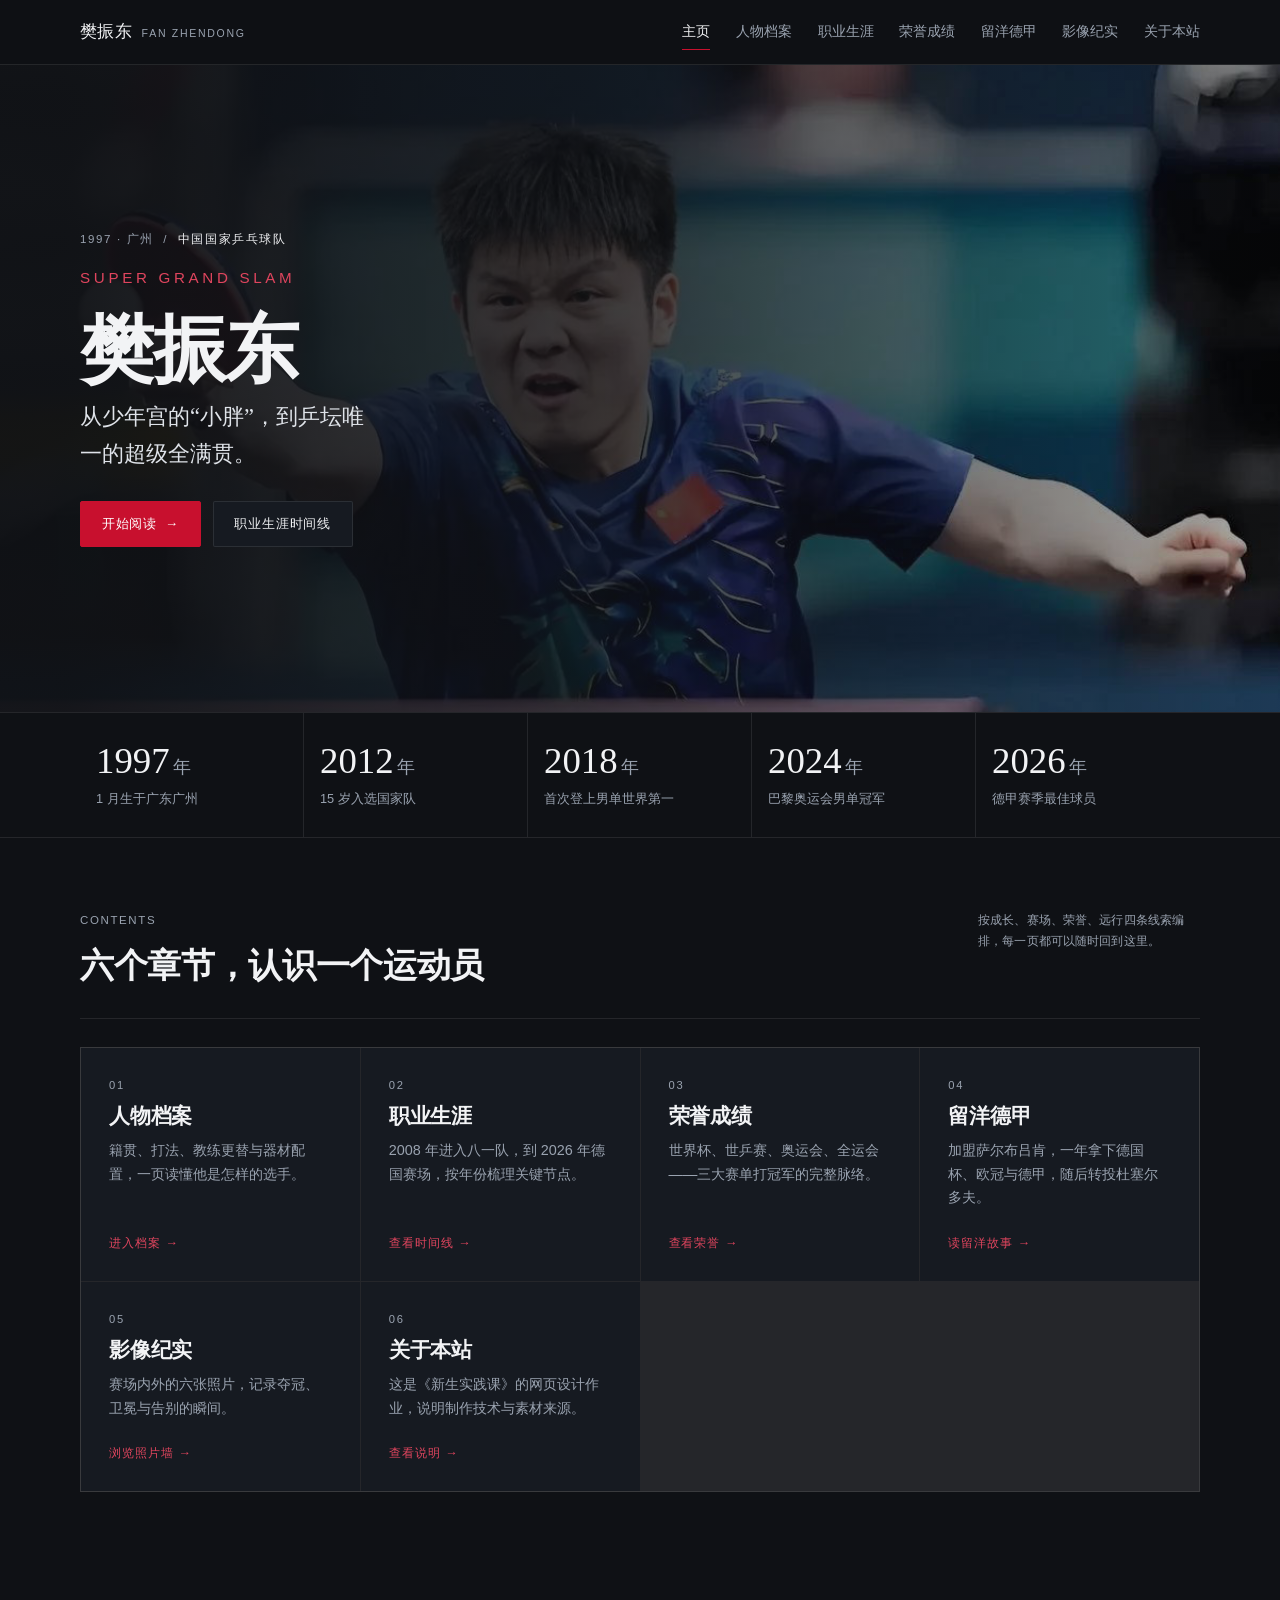
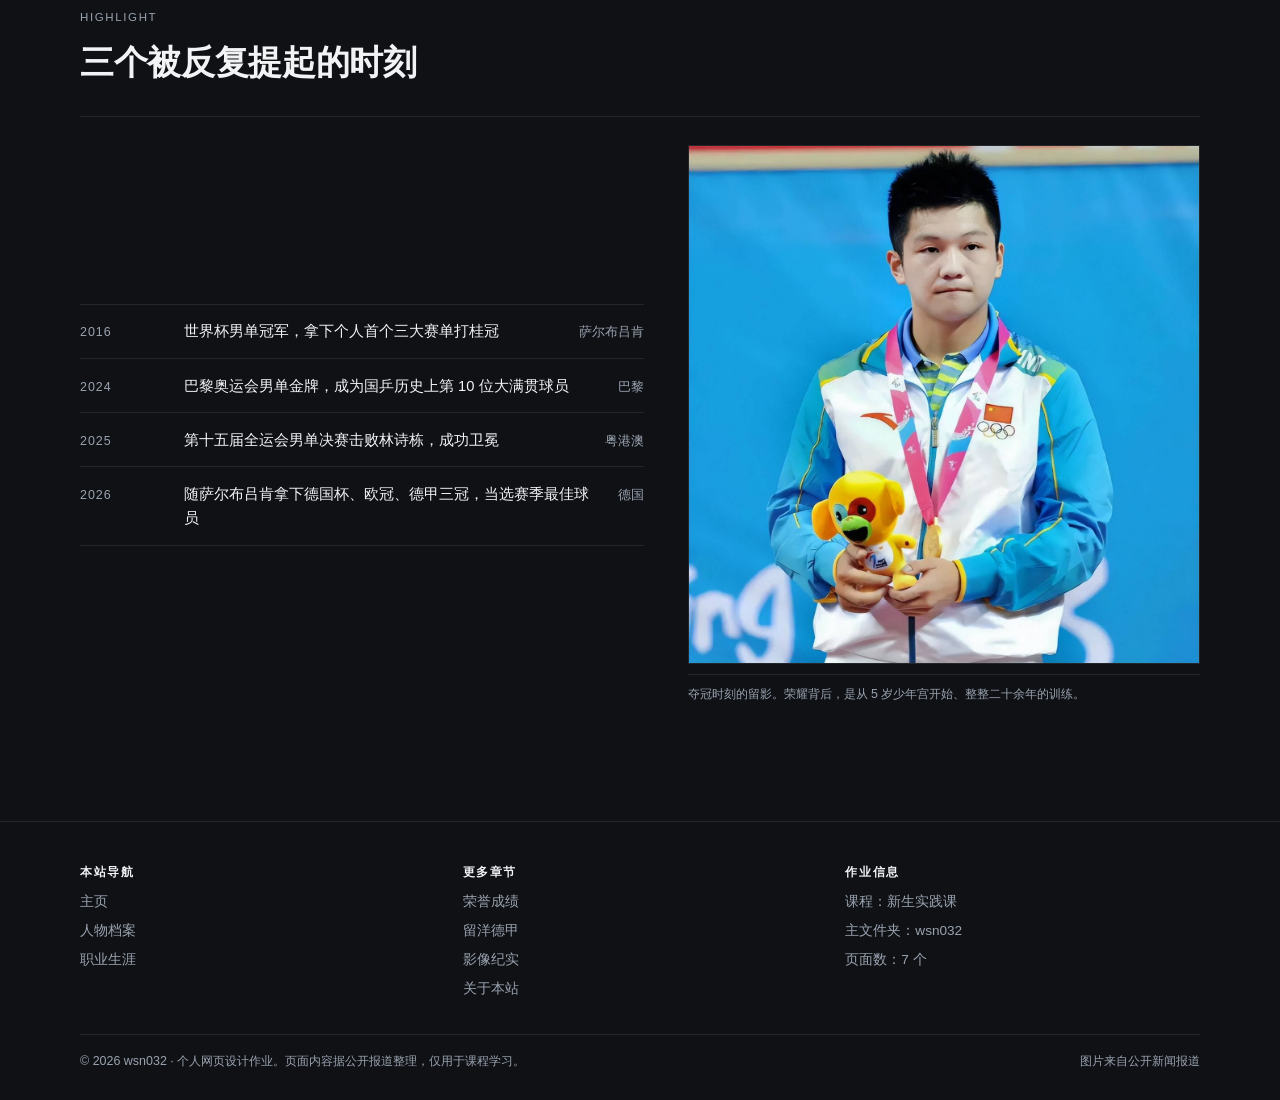
<file: wsn032/index.html>
<!DOCTYPE html>
<html lang="zh-CN">
<head>
<meta charset="utf-8">
<meta name="viewport" content="width=device-width, initial-scale=1">
<title>樊振东 · 个人主页 | wsn032</title>
<meta name="description" content="fandexzhendong 个人介绍网站：从广州少年宫的“小胖”到超级全满贯，记录樊振东的成长、荣誉与留洋生涯。">
<meta name="author" content="wsn032">
<link rel="stylesheet" href="web/style.css">
</head>
<body>

<header class="site-header" data-component="site-header">
  <div class="wrap">
    <a class="brand" href="index.html">樊振东 <span>Fan Zhendong</span></a>
    <button class="nav-toggle" type="button" aria-expanded="false" aria-controls="site-nav">目录</button>
    <nav class="site-nav" id="site-nav" aria-label="主导航">
      <ul>
        <li><a href="index.html" aria-current="page">主页</a></li>
        <li><a href="web/profile.html">人物档案</a></li>
        <li><a href="web/career.html">职业生涯</a></li>
        <li><a href="web/honors.html">荣誉成绩</a></li>
        <li><a href="web/germany.html">留洋德甲</a></li>
        <li><a href="web/photos.html">影像纪实</a></li>
        <li><a href="web/about.html">关于本站</a></li>
      </ul>
    </nav>
  </div>
</header>

<main>

  <!-- 首屏 -->
  <section class="hero" data-component="hero">
    <img class="hero-media" src="image/fzd_04.jpg" alt="樊振东在比赛中发力击球">
    <div class="hero-shade" aria-hidden="true"></div>
    <div class="wrap hero-inner">
      <p class="eyebrow">1997 · 广州 &nbsp;/&nbsp; <strong>中国国家乒乓球队</strong></p>
      <p class="en">Super Grand Slam</p>
      <h1>樊振东</h1>
      <p class="tagline">从少年宫的“小胖”，到乒坛唯一的超级全满贯。</p>
      <div class="hero-actions">
        <a class="btn btn-solid" href="web/profile.html">开始阅读 <span class="arrow">&rarr;</span></a>
        <a class="btn" href="web/career.html">职业生涯时间线</a>
      </div>
    </div>
  </section>

  <!-- 关键数据 -->
  <section class="stats" data-component="stat-strip" aria-label="关键数据">
    <div class="wrap" style="display:grid;grid-template-columns:repeat(auto-fit,minmax(min(100%,150px),1fr));width:min(100% - 2.5rem,1120px)">
      <div class="stat"><div class="value">1997<small>年</small></div><div class="label">1 月生于广东广州</div></div>
      <div class="stat"><div class="value">2012<small>年</small></div><div class="label">15 岁入选国家队</div></div>
      <div class="stat"><div class="value">2018<small>年</small></div><div class="label">首次登上男单世界第一</div></div>
      <div class="stat"><div class="value">2024<small>年</small></div><div class="label">巴黎奥运会男单冠军</div></div>
      <div class="stat"><div class="value">2026<small>年</small></div><div class="label">德甲赛季最佳球员</div></div>
    </div>
  </section>

  <!-- 栏目入口 -->
  <section class="section" data-component="contents">
    <div class="wrap">
      <div class="section-head">
        <div>
          <p class="eyebrow">Contents</p>
          <h2>六个章节，认识一个运动员</h2>
        </div>
        <p class="caption muted" style="max-width:32ch;margin:0">按成长、赛场、荣誉、远行四条线索编排，每一页都可以随时回到这里。</p>
      </div>

      <div class="card-grid" data-component="entry-grid">
        <a class="card" href="web/profile.html">
          <span class="index">01</span>
          <h3>人物档案</h3>
          <p>籍贯、打法、教练更替与器材配置，一页读懂他是怎样的选手。</p>
          <span class="go">进入档案 &rarr;</span>
        </a>
        <a class="card" href="web/career.html">
          <span class="index">02</span>
          <h3>职业生涯</h3>
          <p>2008 年进入八一队，到 2026 年德国赛场，按年份梳理关键节点。</p>
          <span class="go">查看时间线 &rarr;</span>
        </a>
        <a class="card" href="web/honors.html">
          <span class="index">03</span>
          <h3>荣誉成绩</h3>
          <p>世界杯、世乒赛、奥运会、全运会——三大赛单打冠军的完整脉络。</p>
          <span class="go">查看荣誉 &rarr;</span>
        </a>
        <a class="card" href="web/germany.html">
          <span class="index">04</span>
          <h3>留洋德甲</h3>
          <p>加盟萨尔布吕肯，一年拿下德国杯、欧冠与德甲，随后转投杜塞尔多夫。</p>
          <span class="go">读留洋故事 &rarr;</span>
        </a>
        <a class="card" href="web/photos.html">
          <span class="index">05</span>
          <h3>影像纪实</h3>
          <p>赛场内外的六张照片，记录夺冠、卫冕与告别的瞬间。</p>
          <span class="go">浏览照片墙 &rarr;</span>
        </a>
        <a class="card" href="web/about.html">
          <span class="index">06</span>
          <h3>关于本站</h3>
          <p>这是《新生实践课》的网页设计作业，说明制作技术与素材来源。</p>
          <span class="go">查看说明 &rarr;</span>
        </a>
      </div>
    </div>
  </section>

  <!-- 高光摘录 -->
  <section class="section-tight" data-component="highlight">
    <div class="wrap">
      <div class="section-head">
        <div>
          <p class="eyebrow">Highlight</p>
          <h2>三个被反复提起的时刻</h2>
        </div>
      </div>

      <div class="split" data-component="highlight-split">
        <div>
          <ul class="gold-list">
            <li>
              <span class="year">2016</span>
              <span>世界杯男单冠军，拿下个人首个三大赛单打桂冠</span>
              <span class="where">萨尔布吕肯</span>
            </li>
            <li>
              <span class="year">2024</span>
              <span>巴黎奥运会男单金牌，成为国乒历史上第 10 位大满贯球员</span>
              <span class="where">巴黎</span>
            </li>
            <li>
              <span class="year">2025</span>
              <span>第十五届全运会男单决赛击败林诗栋，成功卫冕</span>
              <span class="where">粤港澳</span>
            </li>
            <li>
              <span class="year">2026</span>
              <span>随萨尔布吕肯拿下德国杯、欧冠、德甲三冠，当选赛季最佳球员</span>
              <span class="where">德国</span>
            </li>
          </ul>
        </div>
        <figure class="figure">
          <img src="image/fzd_01.jpg" alt="樊振东挂金牌留影">
          <figcaption>夺冠时刻的留影。荣耀背后，是从 5 岁少年宫开始、整整二十余年的训练。</figcaption>
        </figure>
      </div>
    </div>
  </section>

</main>

<footer class="site-footer" data-component="site-footer">
  <div class="wrap">
    <div class="footer-grid">
      <div>
        <h4>本站导航</h4>
        <ul>
          <li><a href="index.html">主页</a></li>
          <li><a href="web/profile.html">人物档案</a></li>
          <li><a href="web/career.html">职业生涯</a></li>
        </ul>
      </div>
      <div>
        <h4>更多章节</h4>
        <ul>
          <li><a href="web/honors.html">荣誉成绩</a></li>
          <li><a href="web/germany.html">留洋德甲</a></li>
          <li><a href="web/photos.html">影像纪实</a></li>
          <li><a href="web/about.html">关于本站</a></li>
        </ul>
      </div>
      <div>
        <h4>作业信息</h4>
        <ul>
          <li>课程：新生实践课</li>
          <li>主文件夹：wsn032</li>
          <li>页面数：7 个</li>
        </ul>
      </div>
    </div>
    <div class="footer-bottom">
      <span>&copy; 2026 wsn032 · 个人网页设计作业。页面内容据公开报道整理，仅用于课程学习。</span>
      <span>图片来自公开新闻报道</span>
    </div>
  </div>
</footer>

<script src="web/main.js"></script>
</body>
</html>
</file>
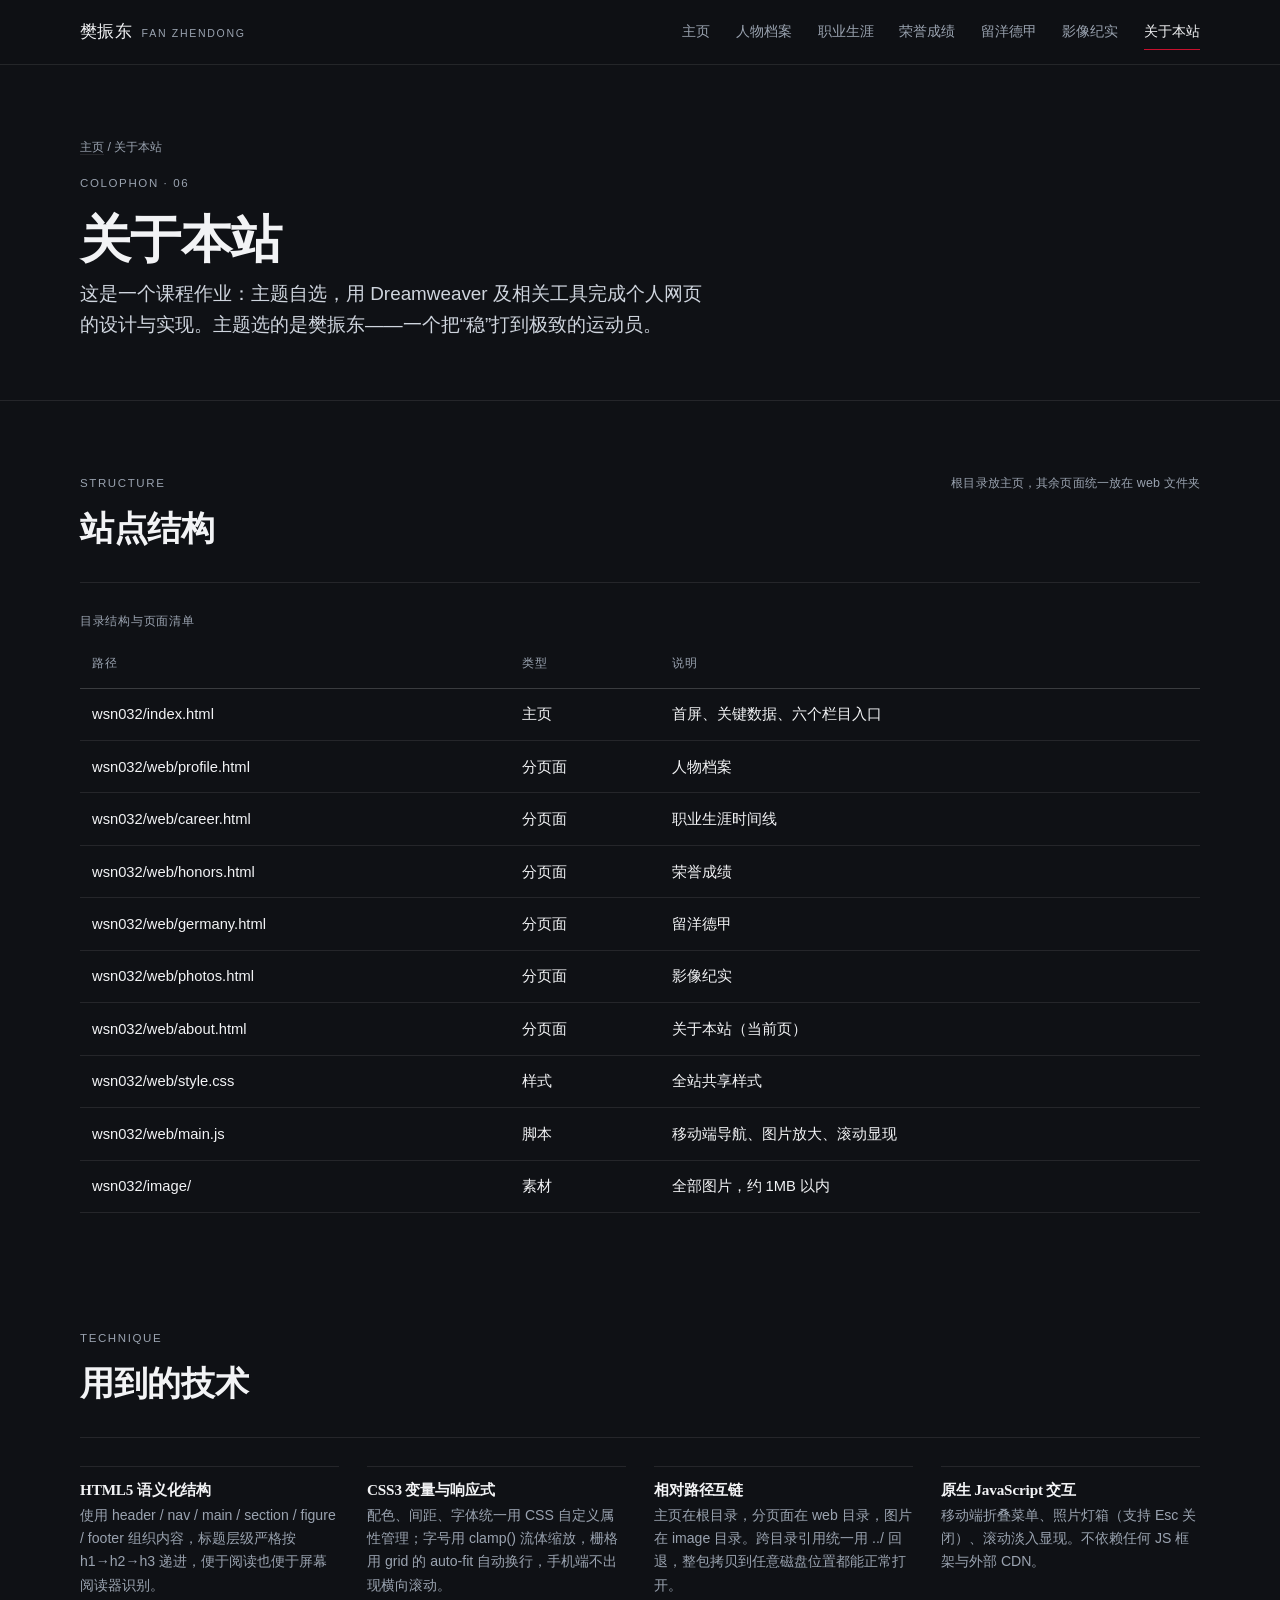
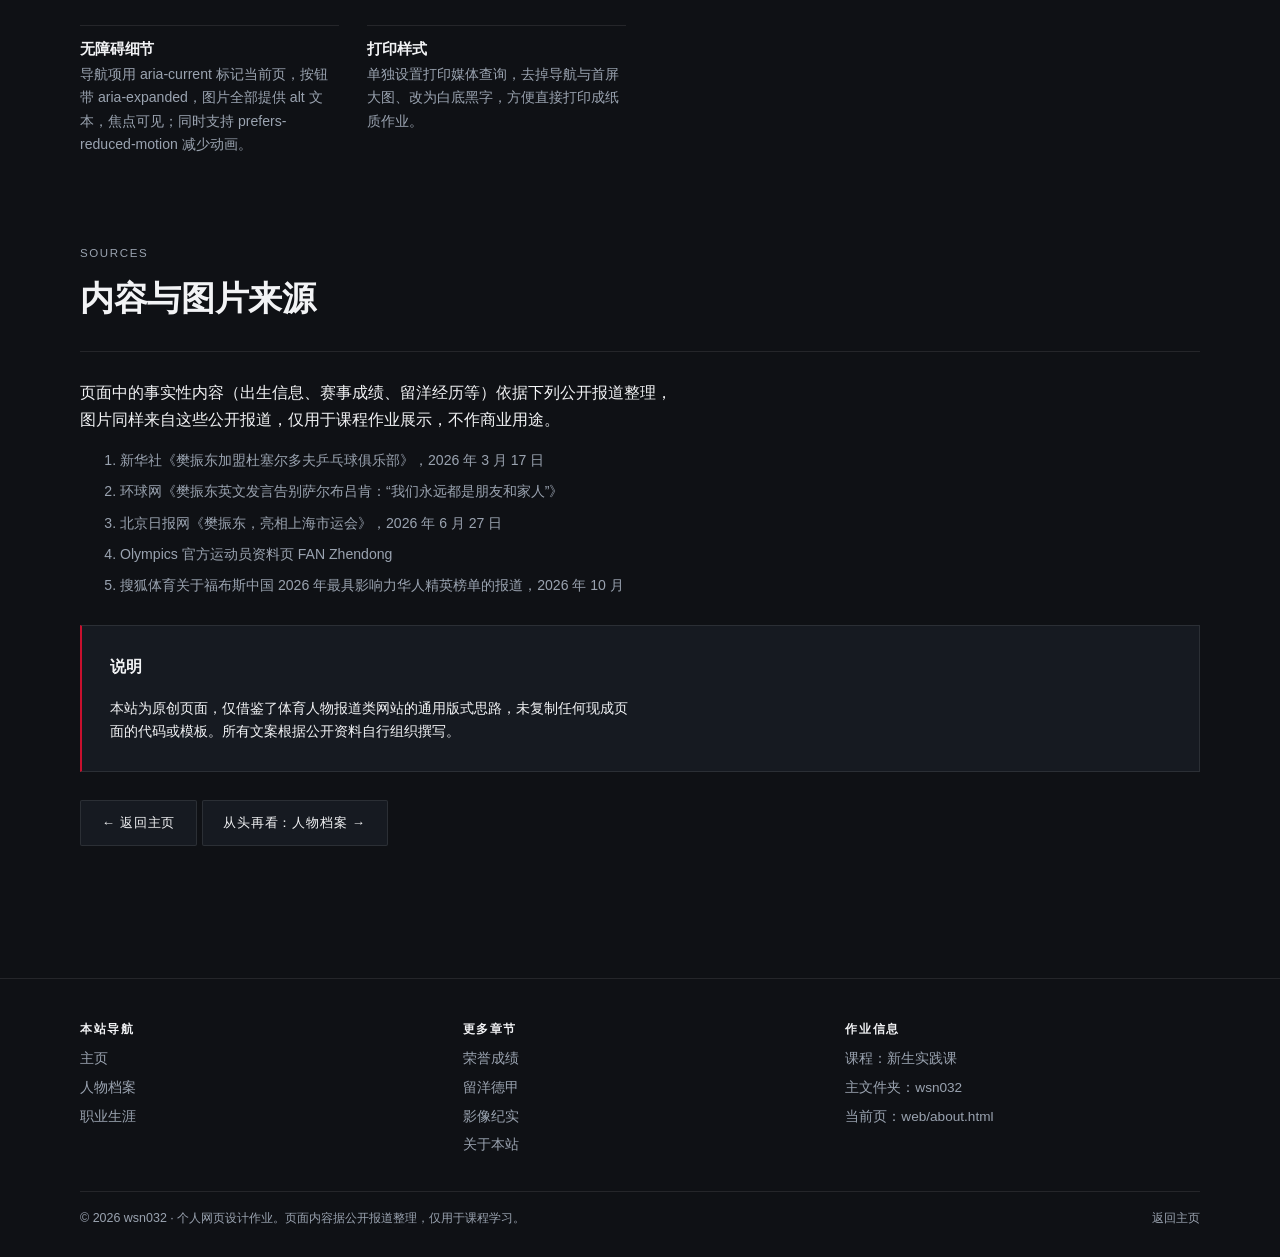
<file: wsn032/web/about.html>
<!DOCTYPE html>
<html lang="zh-CN">
<head>
<meta charset="utf-8">
<meta name="viewport" content="width=device-width, initial-scale=1">
<title>关于本站 · wsn032 | 樊振东个人介绍</title>
<meta name="description" content="《新生实践课》网页设计作业说明：站点结构、制作技术、素材来源与文件大小统计。">
<link rel="stylesheet" href="style.css">
</head>
<body>

<header class="site-header">
  <div class="wrap">
    <a class="brand" href="../index.html">樊振东 <span>Fan Zhendong</span></a>
    <button class="nav-toggle" type="button" aria-expanded="false" aria-controls="site-nav">目录</button>
    <nav class="site-nav" id="site-nav" aria-label="主导航">
      <ul>
        <li><a href="../index.html">主页</a></li>
        <li><a href="profile.html">人物档案</a></li>
        <li><a href="career.html">职业生涯</a></li>
        <li><a href="honors.html">荣誉成绩</a></li>
        <li><a href="germany.html">留洋德甲</a></li>
        <li><a href="photos.html">影像纪实</a></li>
        <li><a href="about.html" aria-current="page">关于本站</a></li>
      </ul>
    </nav>
  </div>
</header>

<main>

  <section class="page-head">
    <div class="wrap">
      <p class="breadcrumb"><a href="../index.html">主页</a> / 关于本站</p>
      <p class="eyebrow">Colophon · 06</p>
      <h1>关于本站</h1>
      <p class="lead">这是一个课程作业：主题自选，用 Dreamweaver 及相关工具完成个人网页的设计与实现。主题选的是樊振东——一个把“稳”打到极致的运动员。</p>
    </div>
  </section>

  <section class="section">
    <div class="wrap">
      <div class="section-head">
        <div>
          <p class="eyebrow">Structure</p>
          <h2>站点结构</h2>
        </div>
        <p class="caption muted" style="margin:0">根目录放主页，其余页面统一放在 web 文件夹</p>
      </div>

      <table class="data reveal">
        <caption>目录结构与页面清单</caption>
        <thead>
          <tr><th scope="col">路径</th><th scope="col">类型</th><th scope="col">说明</th></tr>
        </thead>
        <tbody>
          <tr><td class="num">wsn032/index.html</td><td>主页</td><td>首屏、关键数据、六个栏目入口</td></tr>
          <tr><td class="num">wsn032/web/profile.html</td><td>分页面</td><td>人物档案</td></tr>
          <tr><td class="num">wsn032/web/career.html</td><td>分页面</td><td>职业生涯时间线</td></tr>
          <tr><td class="num">wsn032/web/honors.html</td><td>分页面</td><td>荣誉成绩</td></tr>
          <tr><td class="num">wsn032/web/germany.html</td><td>分页面</td><td>留洋德甲</td></tr>
          <tr><td class="num">wsn032/web/photos.html</td><td>分页面</td><td>影像纪实</td></tr>
          <tr><td class="num">wsn032/web/about.html</td><td>分页面</td><td>关于本站（当前页）</td></tr>
          <tr><td class="num">wsn032/web/style.css</td><td>样式</td><td>全站共享样式</td></tr>
          <tr><td class="num">wsn032/web/main.js</td><td>脚本</td><td>移动端导航、图片放大、滚动显现</td></tr>
          <tr><td class="num">wsn032/image/</td><td>素材</td><td>全部图片，约 1MB 以内</td></tr>
        </tbody>
      </table>
    </div>
  </section>

  <section class="section-tight" data-component="technique">
    <div class="wrap">
      <div class="section-head">
        <div>
          <p class="eyebrow">Technique</p>
          <h2>用到的技术</h2>
        </div>
      </div>

      <ul class="tech-list reveal" data-component="tech-list">
        <li>
          <h3>HTML5 语义化结构</h3>
          <p>使用 header / nav / main / section / figure / footer 组织内容，标题层级严格按 h1→h2→h3 递进，便于阅读也便于屏幕阅读器识别。</p>
        </li>
        <li>
          <h3>CSS3 变量与响应式</h3>
          <p>配色、间距、字体统一用 CSS 自定义属性管理；字号用 clamp() 流体缩放，栅格用 grid 的 auto-fit 自动换行，手机端不出现横向滚动。</p>
        </li>
        <li>
          <h3>相对路径互链</h3>
          <p>主页在根目录，分页面在 web 目录，图片在 image 目录。跨目录引用统一用 ../ 回退，整包拷贝到任意磁盘位置都能正常打开。</p>
        </li>
        <li>
          <h3>原生 JavaScript 交互</h3>
          <p>移动端折叠菜单、照片灯箱（支持 Esc 关闭）、滚动淡入显现。不依赖任何 JS 框架与外部 CDN。</p>
        </li>
        <li>
          <h3>无障碍细节</h3>
          <p>导航项用 aria-current 标记当前页，按钮带 aria-expanded，图片全部提供 alt 文本，焦点可见；同时支持 prefers-reduced-motion 减少动画。</p>
        </li>
        <li>
          <h3>打印样式</h3>
          <p>单独设置打印媒体查询，去掉导航与首屏大图、改为白底黑字，方便直接打印成纸质作业。</p>
        </li>
      </ul>
    </div>
  </section>

  <section class="section-tight" data-component="sources">
    <div class="wrap">
      <div class="section-head">
        <div>
          <p class="eyebrow">Sources</p>
          <h2>内容与图片来源</h2>
        </div>
      </div>

      <p>页面中的事实性内容（出生信息、赛事成绩、留洋经历等）依据下列公开报道整理，图片同样来自这些公开报道，仅用于课程作业展示，不作商业用途。</p>

      <ol class="source-list" data-component="source-list" style="margin-top:var(--space-2)">
        <li>新华社《樊振东加盟杜塞尔多夫乒乓球俱乐部》，2026 年 3 月 17 日</li>
        <li>环球网《樊振东英文发言告别萨尔布吕肯：“我们永远都是朋友和家人”》</li>
        <li>北京日报网《樊振东，亮相上海市运会》，2026 年 6 月 27 日</li>
        <li>Olympics 官方运动员资料页 FAN Zhendong</li>
        <li>搜狐体育关于福布斯中国 2026 年最具影响力华人精英榜单的报道，2026 年 10 月</li>
      </ol>

      <div class="note" style="margin-top:var(--space-3)">
        <p><strong>说明</strong></p>
        <p class="small">本站为原创页面，仅借鉴了体育人物报道类网站的通用版式思路，未复制任何现成页面的代码或模板。所有文案根据公开资料自行组织撰写。</p>
      </div>

      <p style="margin-top:var(--space-3)">
        <a class="btn" href="../index.html">&larr; 返回主页</a>
        <a class="btn" href="profile.html">从头再看：人物档案 &rarr;</a>
      </p>
    </div>
  </section>

</main>

<footer class="site-footer">
  <div class="wrap">
    <div class="footer-grid">
      <div>
        <h4>本站导航</h4>
        <ul>
          <li><a href="../index.html">主页</a></li>
          <li><a href="profile.html">人物档案</a></li>
          <li><a href="career.html">职业生涯</a></li>
        </ul>
      </div>
      <div>
        <h4>更多章节</h4>
        <ul>
          <li><a href="honors.html">荣誉成绩</a></li>
          <li><a href="germany.html">留洋德甲</a></li>
          <li><a href="photos.html">影像纪实</a></li>
          <li><a href="about.html">关于本站</a></li>
        </ul>
      </div>
      <div>
        <h4>作业信息</h4>
        <ul>
          <li>课程：新生实践课</li>
          <li>主文件夹：wsn032</li>
          <li>当前页：web/about.html</li>
        </ul>
      </div>
    </div>
    <div class="footer-bottom">
      <span>&copy; 2026 wsn032 · 个人网页设计作业。页面内容据公开报道整理，仅用于课程学习。</span>
      <span><a href="../index.html">返回主页</a></span>
    </div>
  </div>
</footer>

<script src="main.js"></script>
</body>
</html>
</file>
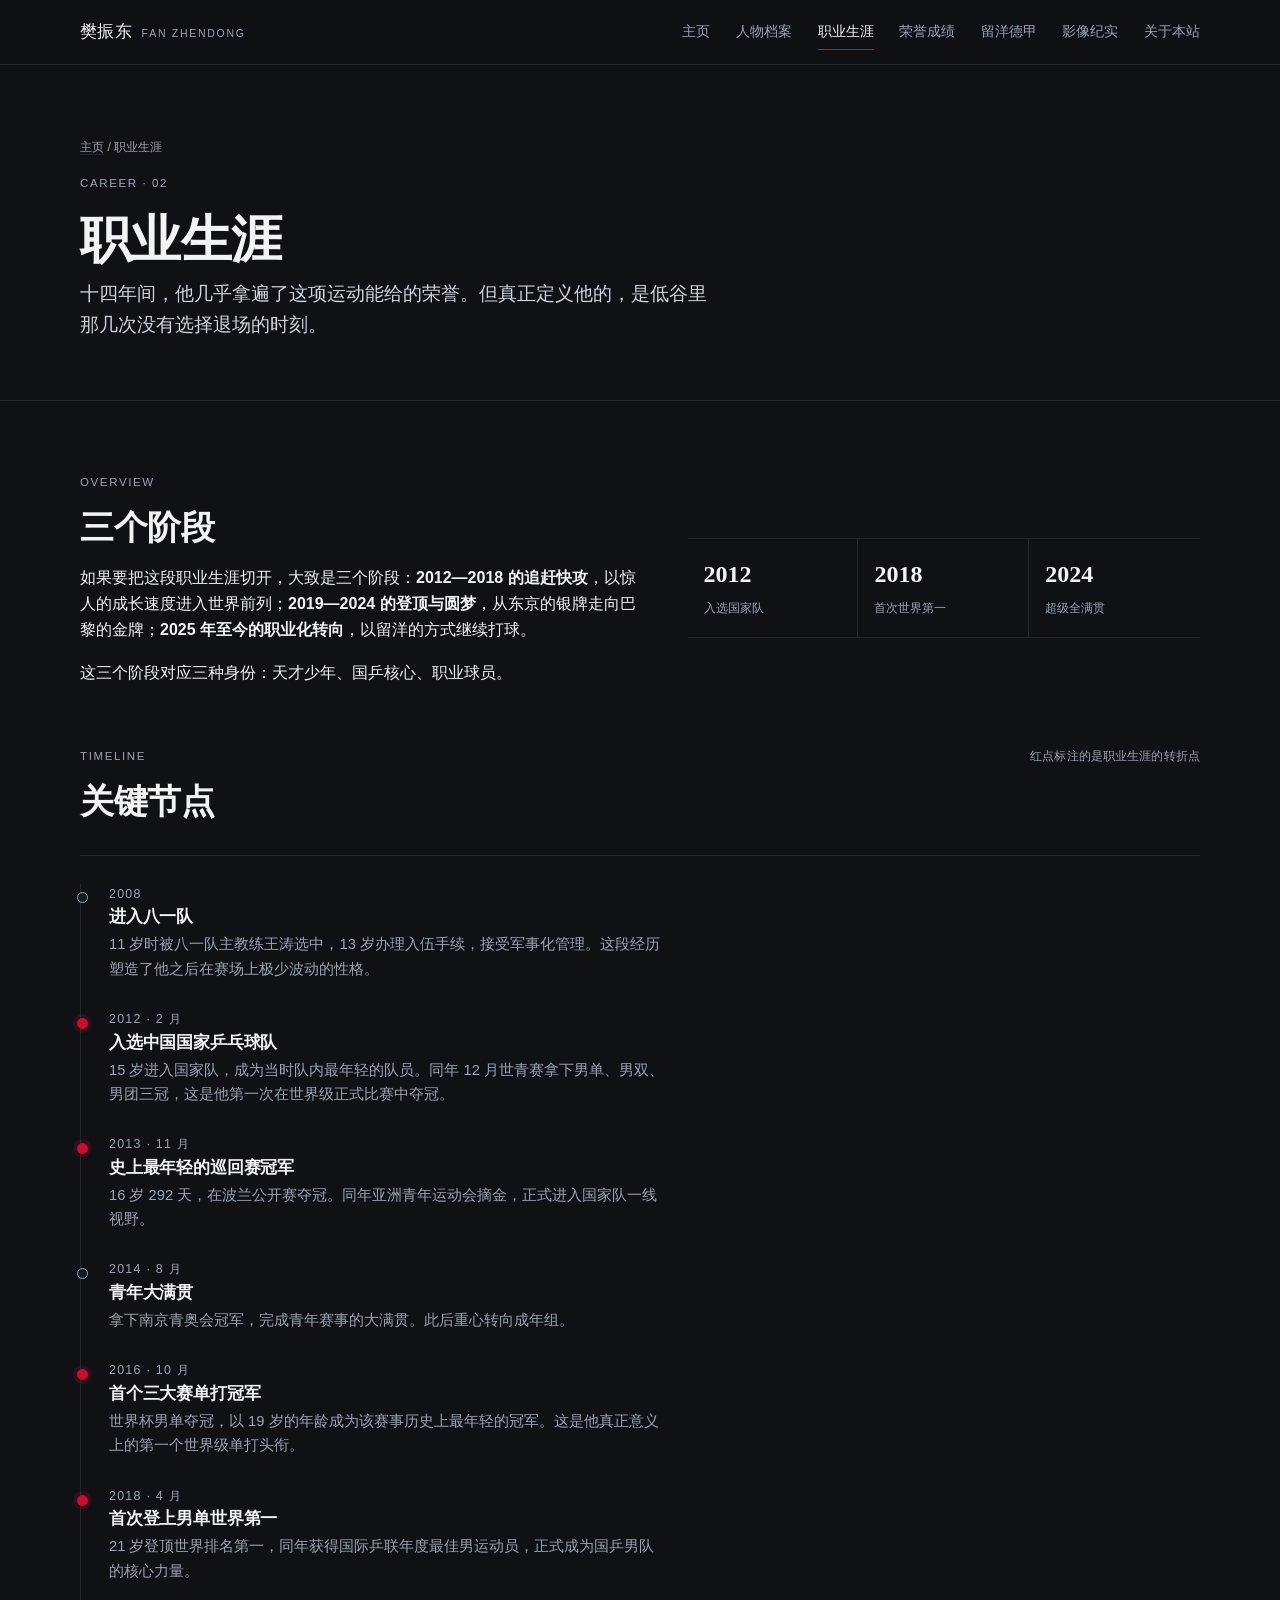
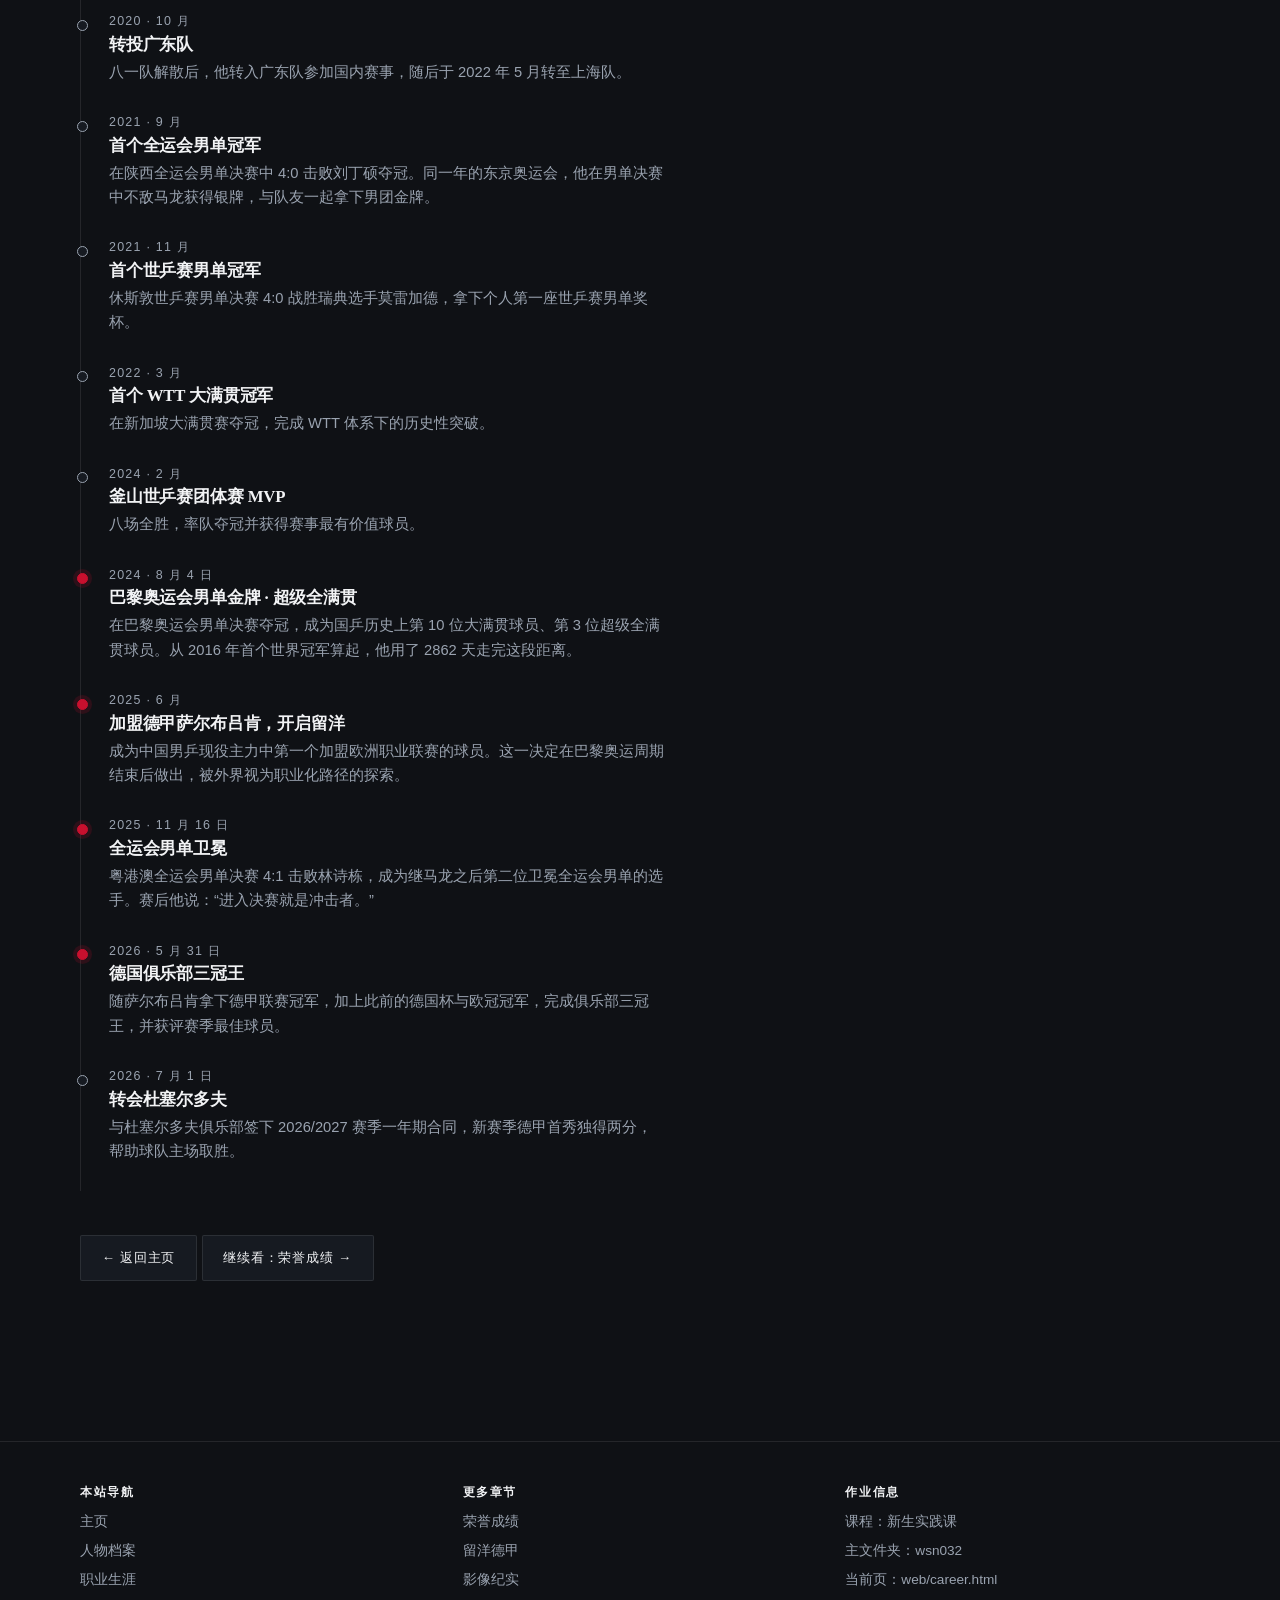
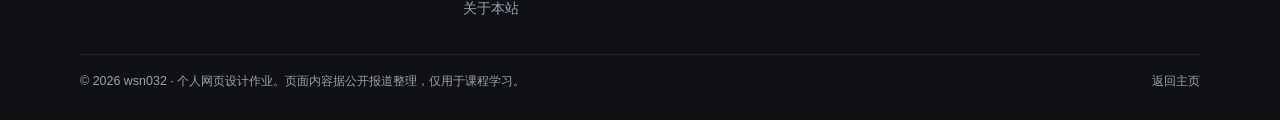
<file: wsn032/web/career.html>
<!DOCTYPE html>
<html lang="zh-CN">
<head>
<meta charset="utf-8">
<meta name="viewport" content="width=device-width, initial-scale=1">
<title>职业生涯 · 樊振东 | wsn032</title>
<meta name="description" content="樊振东职业生涯时间线：2008 年进入八一队、2012 年入选国家队、2024 年巴黎奥运会夺冠、2025 年全运会卫冕、2025-2026 留洋德甲。">
<link rel="stylesheet" href="style.css">
</head>
<body>

<header class="site-header">
  <div class="wrap">
    <a class="brand" href="../index.html">樊振东 <span>Fan Zhendong</span></a>
    <button class="nav-toggle" type="button" aria-expanded="false" aria-controls="site-nav">目录</button>
    <nav class="site-nav" id="site-nav" aria-label="主导航">
      <ul>
        <li><a href="../index.html">主页</a></li>
        <li><a href="profile.html">人物档案</a></li>
        <li><a href="career.html" aria-current="page">职业生涯</a></li>
        <li><a href="honors.html">荣誉成绩</a></li>
        <li><a href="germany.html">留洋德甲</a></li>
        <li><a href="photos.html">影像纪实</a></li>
        <li><a href="about.html">关于本站</a></li>
      </ul>
    </nav>
  </div>
</header>

<main>

  <section class="page-head">
    <div class="wrap">
      <p class="breadcrumb"><a href="../index.html">主页</a> / 职业生涯</p>
      <p class="eyebrow">Career · 02</p>
      <h1>职业生涯</h1>
      <p class="lead">十四年间，他几乎拿遍了这项运动能给的荣誉。但真正定义他的，是低谷里那几次没有选择退场的时刻。</p>
    </div>
  </section>

  <section class="section">
    <div class="wrap">
      <div class="split" data-component="career-overview" style="margin-bottom:var(--space-4)">
        <div class="reveal">
          <p class="eyebrow">Overview</p>
          <h2>三个阶段</h2>
          <p>如果要把这段职业生涯切开，大致是三个阶段：<strong>2012—2018 的追赶快攻</strong>，以惊人的成长速度进入世界前列；<strong>2019—2024 的登顶与圆梦</strong>，从东京的银牌走向巴黎的金牌；<strong>2025 年至今的职业化转向</strong>，以留洋的方式继续打球。</p>
          <p>这三个阶段对应三种身份：天才少年、国乒核心、职业球员。</p>
        </div>
        <div class="record-strip reveal" data-component="career-strip" style="margin:0">
          <div><strong>2012</strong><span>入选国家队</span></div>
          <div><strong>2018</strong><span>首次世界第一</span></div>
          <div><strong>2024</strong><span>超级全满贯</span></div>
        </div>
      </div>

      <div class="section-head">
        <div>
          <p class="eyebrow">Timeline</p>
          <h2>关键节点</h2>
        </div>
        <p class="caption muted" style="margin:0">红点标注的是职业生涯的转折点</p>
      </div>

      <ol class="timeline reveal" data-component="timeline">
        <li>
          <time datetime="2008">2008</time>
          <h3>进入八一队</h3>
          <p>11 岁时被八一队主教练王涛选中，13 岁办理入伍手续，接受军事化管理。这段经历塑造了他之后在赛场上极少波动的性格。</p>
        </li>
        <li class="major">
          <time datetime="2012-02">2012 · 2 月</time>
          <h3>入选中国国家乒乓球队</h3>
          <p>15 岁进入国家队，成为当时队内最年轻的队员。同年 12 月世青赛拿下男单、男双、男团三冠，这是他第一次在世界级正式比赛中夺冠。</p>
        </li>
        <li class="major">
          <time datetime="2013-11">2013 · 11 月</time>
          <h3>史上最年轻的巡回赛冠军</h3>
          <p>16 岁 292 天，在波兰公开赛夺冠。同年亚洲青年运动会摘金，正式进入国家队一线视野。</p>
        </li>
        <li>
          <time datetime="2014-08">2014 · 8 月</time>
          <h3>青年大满贯</h3>
          <p>拿下南京青奥会冠军，完成青年赛事的大满贯。此后重心转向成年组。</p>
        </li>
        <li class="major">
          <time datetime="2016-10">2016 · 10 月</time>
          <h3>首个三大赛单打冠军</h3>
          <p>世界杯男单夺冠，以 19 岁的年龄成为该赛事历史上最年轻的冠军。这是他真正意义上的第一个世界级单打头衔。</p>
        </li>
        <li class="major">
          <time datetime="2018-04">2018 · 4 月</time>
          <h3>首次登上男单世界第一</h3>
          <p>21 岁登顶世界排名第一，同年获得国际乒联年度最佳男运动员，正式成为国乒男队的核心力量。</p>
        </li>
        <li>
          <time datetime="2020-10">2020 · 10 月</time>
          <h3>转投广东队</h3>
          <p>八一队解散后，他转入广东队参加国内赛事，随后于 2022 年 5 月转至上海队。</p>
        </li>
        <li>
          <time datetime="2021-09">2021 · 9 月</time>
          <h3>首个全运会男单冠军</h3>
          <p>在陕西全运会男单决赛中 4:0 击败刘丁硕夺冠。同一年的东京奥运会，他在男单决赛中不敌马龙获得银牌，与队友一起拿下男团金牌。</p>
        </li>
        <li>
          <time datetime="2021-11">2021 · 11 月</time>
          <h3>首个世乒赛男单冠军</h3>
          <p>休斯敦世乒赛男单决赛 4:0 战胜瑞典选手莫雷加德，拿下个人第一座世乒赛男单奖杯。</p>
        </li>
        <li>
          <time datetime="2022-03">2022 · 3 月</time>
          <h3>首个 WTT 大满贯冠军</h3>
          <p>在新加坡大满贯赛夺冠，完成 WTT 体系下的历史性突破。</p>
        </li>
        <li>
          <time datetime="2024-02">2024 · 2 月</time>
          <h3>釜山世乒赛团体赛 MVP</h3>
          <p>八场全胜，率队夺冠并获得赛事最有价值球员。</p>
        </li>
        <li class="major">
          <time datetime="2024-08-04">2024 · 8 月 4 日</time>
          <h3>巴黎奥运会男单金牌 · 超级全满贯</h3>
          <p>在巴黎奥运会男单决赛夺冠，成为国乒历史上第 10 位大满贯球员、第 3 位超级全满贯球员。从 2016 年首个世界冠军算起，他用了 2862 天走完这段距离。</p>
        </li>
        <li class="major">
          <time datetime="2025-06">2025 · 6 月</time>
          <h3>加盟德甲萨尔布吕肯，开启留洋</h3>
          <p>成为中国男乒现役主力中第一个加盟欧洲职业联赛的球员。这一决定在巴黎奥运周期结束后做出，被外界视为职业化路径的探索。</p>
        </li>
        <li class="major">
          <time datetime="2025-11-16">2025 · 11 月 16 日</time>
          <h3>全运会男单卫冕</h3>
          <p>粤港澳全运会男单决赛 4:1 击败林诗栋，成为继马龙之后第二位卫冕全运会男单的选手。赛后他说：“进入决赛就是冲击者。”</p>
        </li>
        <li class="major">
          <time datetime="2026-05-31">2026 · 5 月 31 日</time>
          <h3>德国俱乐部三冠王</h3>
          <p>随萨尔布吕肯拿下德甲联赛冠军，加上此前的德国杯与欧冠冠军，完成俱乐部三冠王，并获评赛季最佳球员。</p>
        </li>
        <li>
          <time datetime="2026-07-01">2026 · 7 月 1 日</time>
          <h3>转会杜塞尔多夫</h3>
          <p>与杜塞尔多夫俱乐部签下 2026/2027 赛季一年期合同，新赛季德甲首秀独得两分，帮助球队主场取胜。</p>
        </li>
      </ol>

      <p style="margin-top:var(--space-4)">
        <a class="btn" href="../index.html">&larr; 返回主页</a>
        <a class="btn" href="honors.html">继续看：荣誉成绩 &rarr;</a>
      </p>
    </div>
  </section>

</main>

<footer class="site-footer">
  <div class="wrap">
    <div class="footer-grid">
      <div>
        <h4>本站导航</h4>
        <ul>
          <li><a href="../index.html">主页</a></li>
          <li><a href="profile.html">人物档案</a></li>
          <li><a href="career.html">职业生涯</a></li>
        </ul>
      </div>
      <div>
        <h4>更多章节</h4>
        <ul>
          <li><a href="honors.html">荣誉成绩</a></li>
          <li><a href="germany.html">留洋德甲</a></li>
          <li><a href="photos.html">影像纪实</a></li>
          <li><a href="about.html">关于本站</a></li>
        </ul>
      </div>
      <div>
        <h4>作业信息</h4>
        <ul>
          <li>课程：新生实践课</li>
          <li>主文件夹：wsn032</li>
          <li>当前页：web/career.html</li>
        </ul>
      </div>
    </div>
    <div class="footer-bottom">
      <span>&copy; 2026 wsn032 · 个人网页设计作业。页面内容据公开报道整理，仅用于课程学习。</span>
      <span><a href="../index.html">返回主页</a></span>
    </div>
  </div>
</footer>

<script src="main.js"></script>
</body>
</html>
</file>
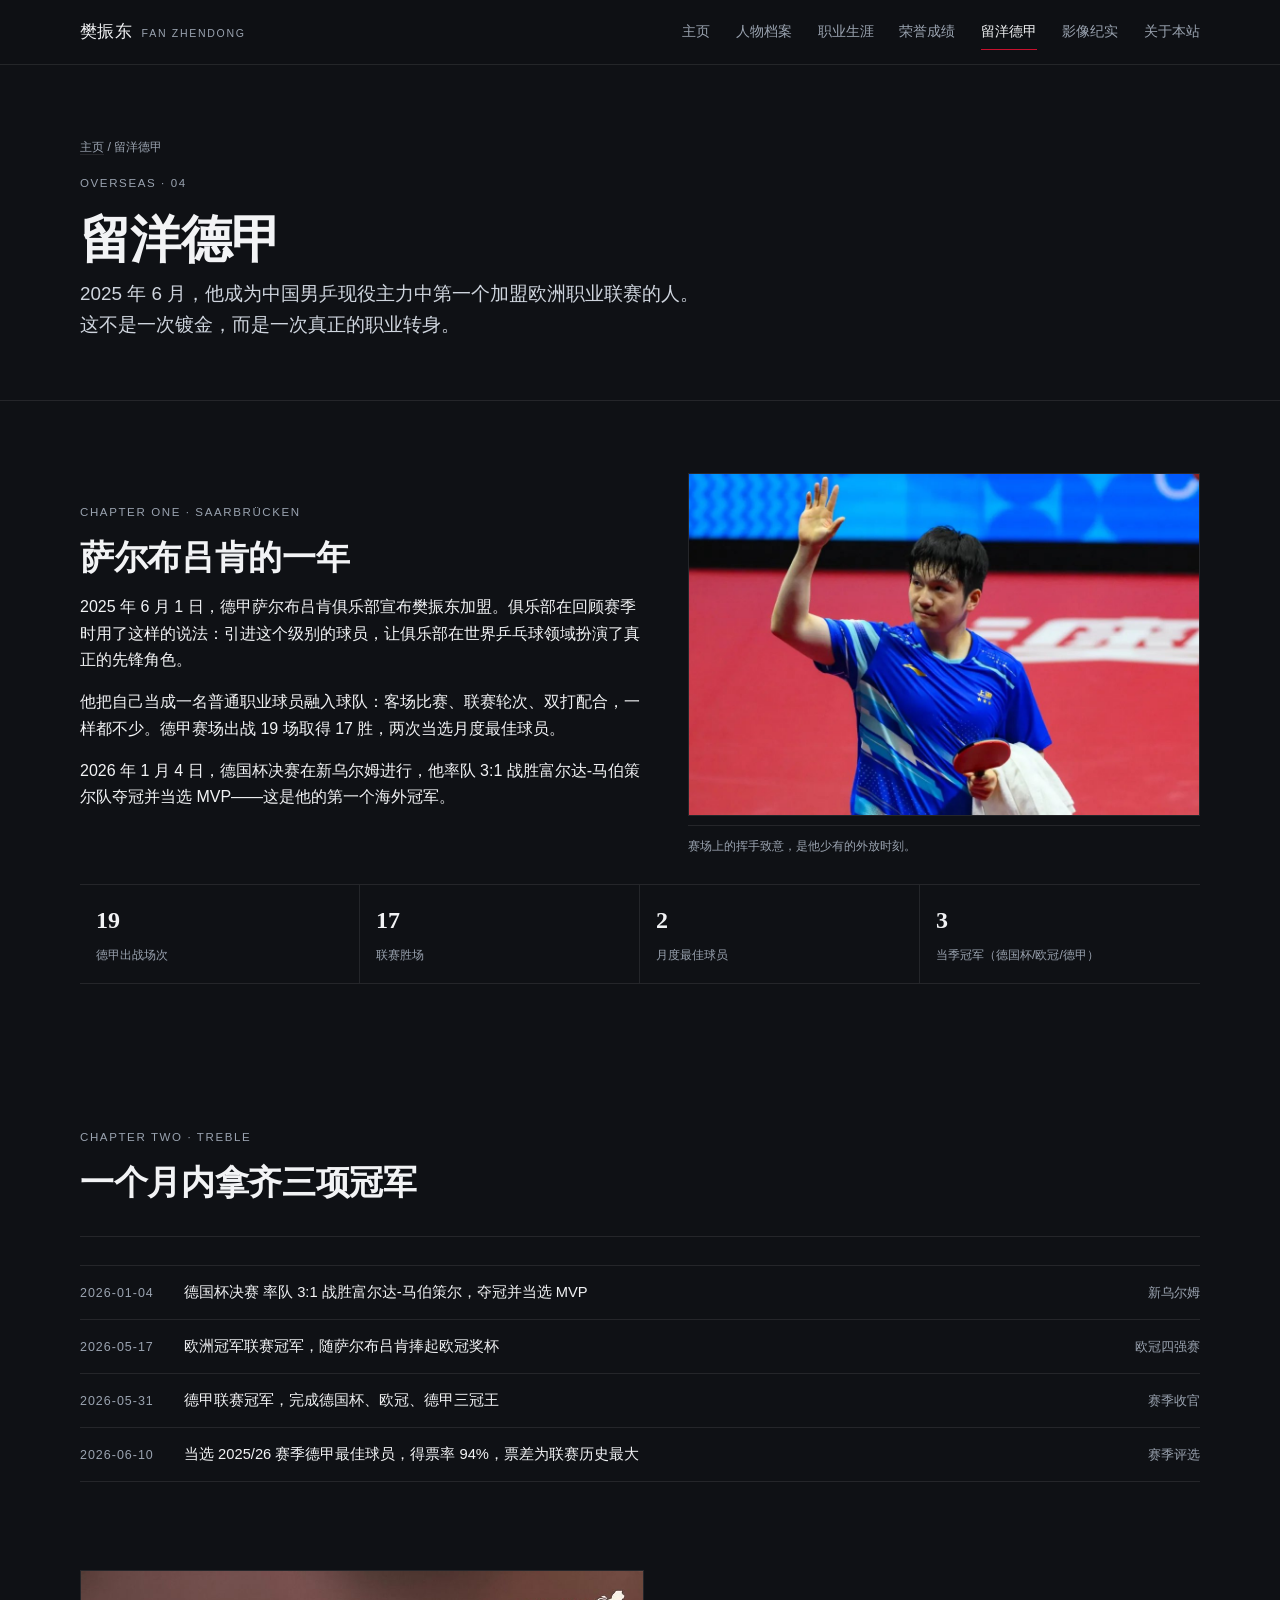
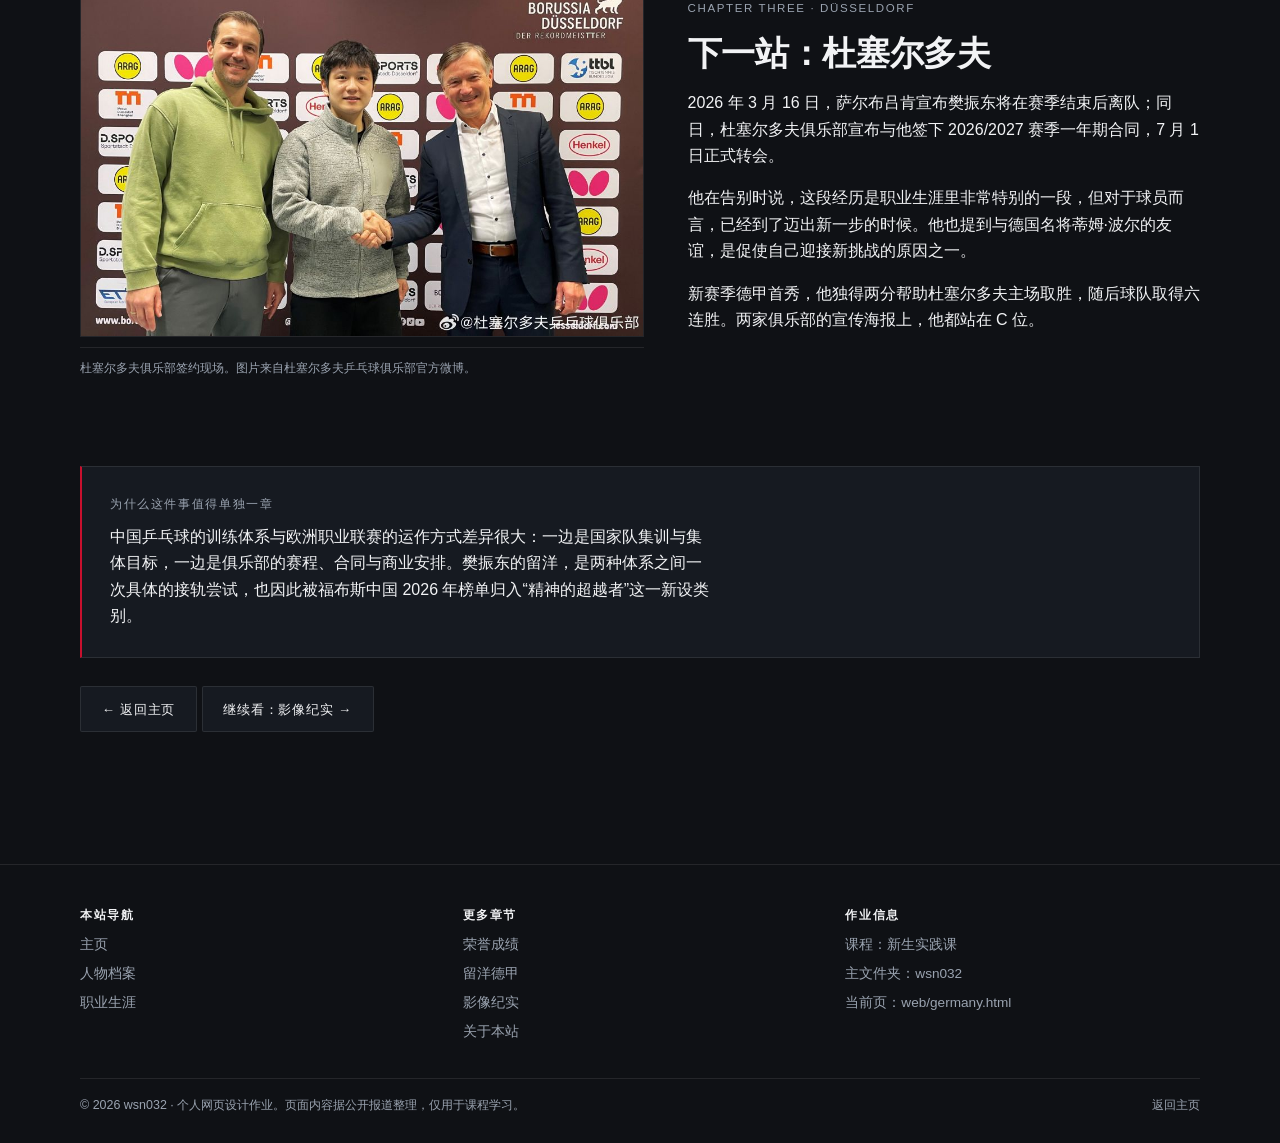
<file: wsn032/web/germany.html>
<!DOCTYPE html>
<html lang="zh-CN">
<head>
<meta charset="utf-8">
<meta name="viewport" content="width=device-width, initial-scale=1">
<title>留洋德甲 · 樊振东 | wsn032</title>
<meta name="description" content="樊振东留洋德甲：2025 年加盟萨尔布吕肯，一个赛季拿下德国杯、欧冠与德甲三冠，2026 年转会杜塞尔多夫。">
<link rel="stylesheet" href="style.css">
</head>
<body>

<header class="site-header">
  <div class="wrap">
    <a class="brand" href="../index.html">樊振东 <span>Fan Zhendong</span></a>
    <button class="nav-toggle" type="button" aria-expanded="false" aria-controls="site-nav">目录</button>
    <nav class="site-nav" id="site-nav" aria-label="主导航">
      <ul>
        <li><a href="../index.html">主页</a></li>
        <li><a href="profile.html">人物档案</a></li>
        <li><a href="career.html">职业生涯</a></li>
        <li><a href="honors.html">荣誉成绩</a></li>
        <li><a href="germany.html" aria-current="page">留洋德甲</a></li>
        <li><a href="photos.html">影像纪实</a></li>
        <li><a href="about.html">关于本站</a></li>
      </ul>
    </nav>
  </div>
</header>

<main>

  <section class="page-head">
    <div class="wrap">
      <p class="breadcrumb"><a href="../index.html">主页</a> / 留洋德甲</p>
      <p class="eyebrow">Overseas · 04</p>
      <h1>留洋德甲</h1>
      <p class="lead">2025 年 6 月，他成为中国男乒现役主力中第一个加盟欧洲职业联赛的人。这不是一次镀金，而是一次真正的职业转身。</p>
    </div>
  </section>

  <section class="section" data-component="saarbruecken">
    <div class="wrap">
      <div class="split" data-component="saarbruecken-split">
        <div class="reveal">
          <p class="eyebrow">Chapter One · Saarbrücken</p>
          <h2>萨尔布吕肯的一年</h2>
          <p>2025 年 6 月 1 日，德甲萨尔布吕肯俱乐部宣布樊振东加盟。俱乐部在回顾赛季时用了这样的说法：引进这个级别的球员，让俱乐部在世界乒乓球领域扮演了真正的先锋角色。</p>
          <p>他把自己当成一名普通职业球员融入球队：客场比赛、联赛轮次、双打配合，一样都不少。德甲赛场出战 19 场取得 17 胜，两次当选月度最佳球员。</p>
          <p>2026 年 1 月 4 日，德国杯决赛在新乌尔姆进行，他率队 3:1 战胜富尔达-马伯策尔队夺冠并当选 MVP——这是他的第一个海外冠军。</p>
        </div>
        <figure class="figure reveal">
          <img src="../image/fzd_p6.jpg" alt="樊振东身穿上海队比赛服向观众挥手">
          <figcaption>赛场上的挥手致意，是他少有的外放时刻。</figcaption>
        </figure>
      </div>

      <div class="record-strip reveal" data-component="record-strip">
        <div><strong>19</strong><span>德甲出战场次</span></div>
        <div><strong>17</strong><span>联赛胜场</span></div>
        <div><strong>2</strong><span>月度最佳球员</span></div>
        <div><strong>3</strong><span>当季冠军（德国杯/欧冠/德甲）</span></div>
      </div>
    </div>
  </section>

  <section class="section-tight" data-component="treble">
    <div class="wrap">
      <div class="section-head">
        <div>
          <p class="eyebrow">Chapter Two · Treble</p>
          <h2>一个月内拿齐三项冠军</h2>
        </div>
      </div>

      <ul class="gold-list reveal" data-component="treble-list">
        <li><span class="year">2026-01-04</span><span>德国杯决赛 率队 3:1 战胜富尔达-马伯策尔，夺冠并当选 MVP</span><span class="where">新乌尔姆</span></li>
        <li><span class="year">2026-05-17</span><span>欧洲冠军联赛冠军，随萨尔布吕肯捧起欧冠奖杯</span><span class="where">欧冠四强赛</span></li>
        <li><span class="year">2026-05-31</span><span>德甲联赛冠军，完成德国杯、欧冠、德甲三冠王</span><span class="where">赛季收官</span></li>
        <li><span class="year">2026-06-10</span><span>当选 2025/26 赛季德甲最佳球员，得票率 94%，票差为联赛历史最大</span><span class="where">赛季评选</span></li>
      </ul>
    </div>
  </section>

  <section class="section-tight" data-component="transfer">
    <div class="wrap">
      <div class="split reverse" data-component="transfer-split">
        <div class="reveal">
          <p class="eyebrow">Chapter Three · Düsseldorf</p>
          <h2>下一站：杜塞尔多夫</h2>
          <p>2026 年 3 月 16 日，萨尔布吕肯宣布樊振东将在赛季结束后离队；同日，杜塞尔多夫俱乐部宣布与他签下 2026/2027 赛季一年期合同，7 月 1 日正式转会。</p>
          <p>他在告别时说，这段经历是职业生涯里非常特别的一段，但对于球员而言，已经到了迈出新一步的时候。他也提到与德国名将蒂姆·波尔的友谊，是促使自己迎接新挑战的原因之一。</p>
          <p>新赛季德甲首秀，他独得两分帮助杜塞尔多夫主场取胜，随后球队取得六连胜。两家俱乐部的宣传海报上，他都站在 C 位。</p>
        </div>
        <figure class="figure reveal">
          <img src="../image/fzd_p7.jpg" alt="樊振东在杜塞尔多夫俱乐部签约现场握手">
          <figcaption>杜塞尔多夫俱乐部签约现场。图片来自杜塞尔多夫乒乓球俱乐部官方微博。</figcaption>
        </figure>
      </div>
    </div>
  </section>

  <section class="section-tight" data-component="why-section">
    <div class="wrap">
      <div class="note">
        <p class="eyebrow" style="margin-bottom:0.6rem">为什么这件事值得单独一章</p>
        <p>中国乒乓球的训练体系与欧洲职业联赛的运作方式差异很大：一边是国家队集训与集体目标，一边是俱乐部的赛程、合同与商业安排。樊振东的留洋，是两种体系之间一次具体的接轨尝试，也因此被福布斯中国 2026 年榜单归入“精神的超越者”这一新设类别。</p>
      </div>
      <p style="margin-top:var(--space-3)">
        <a class="btn" href="../index.html">&larr; 返回主页</a>
        <a class="btn" href="photos.html">继续看：影像纪实 &rarr;</a>
      </p>
    </div>
  </section>

</main>

<footer class="site-footer">
  <div class="wrap">
    <div class="footer-grid">
      <div>
        <h4>本站导航</h4>
        <ul>
          <li><a href="../index.html">主页</a></li>
          <li><a href="profile.html">人物档案</a></li>
          <li><a href="career.html">职业生涯</a></li>
        </ul>
      </div>
      <div>
        <h4>更多章节</h4>
        <ul>
          <li><a href="honors.html">荣誉成绩</a></li>
          <li><a href="germany.html">留洋德甲</a></li>
          <li><a href="photos.html">影像纪实</a></li>
          <li><a href="about.html">关于本站</a></li>
        </ul>
      </div>
      <div>
        <h4>作业信息</h4>
        <ul>
          <li>课程：新生实践课</li>
          <li>主文件夹：wsn032</li>
          <li>当前页：web/germany.html</li>
        </ul>
      </div>
    </div>
    <div class="footer-bottom">
      <span>&copy; 2026 wsn032 · 个人网页设计作业。页面内容据公开报道整理，仅用于课程学习。</span>
      <span><a href="../index.html">返回主页</a></span>
    </div>
  </div>
</footer>

<script src="main.js"></script>
</body>
</html>
</file>
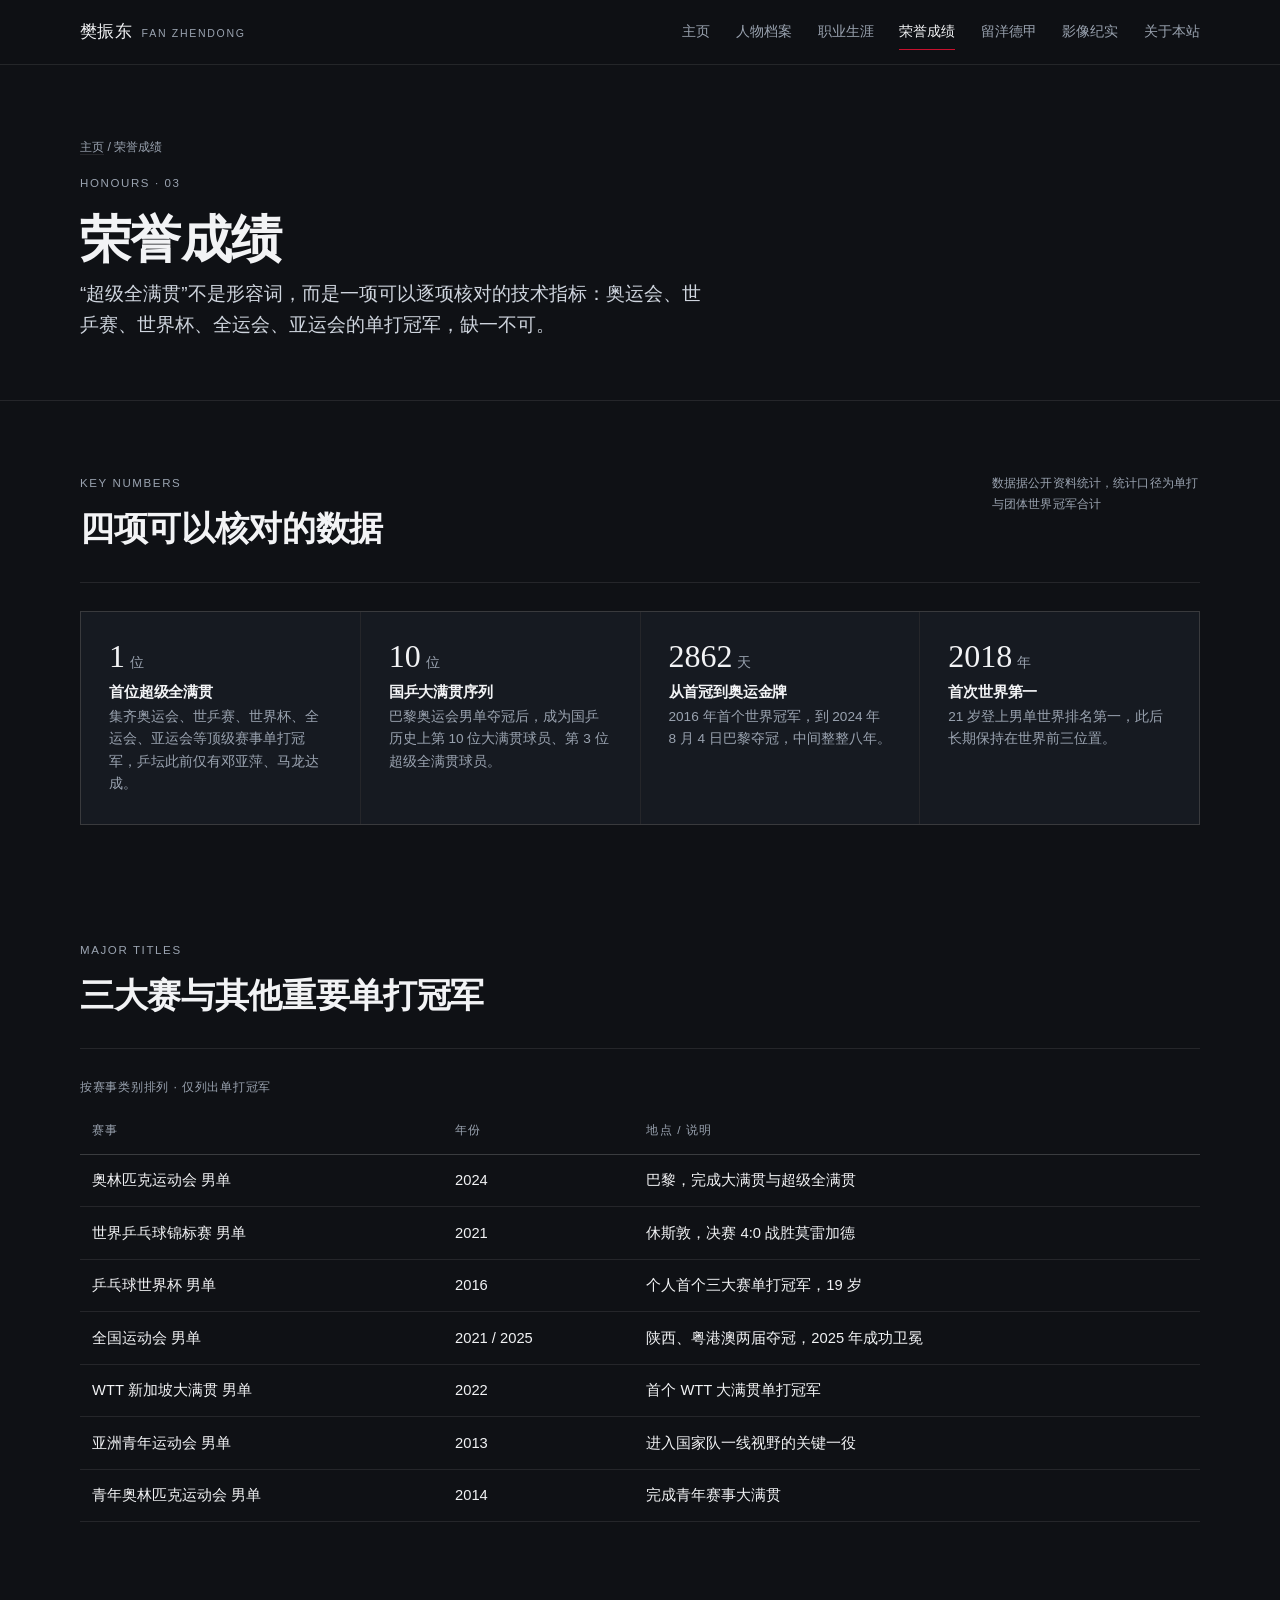
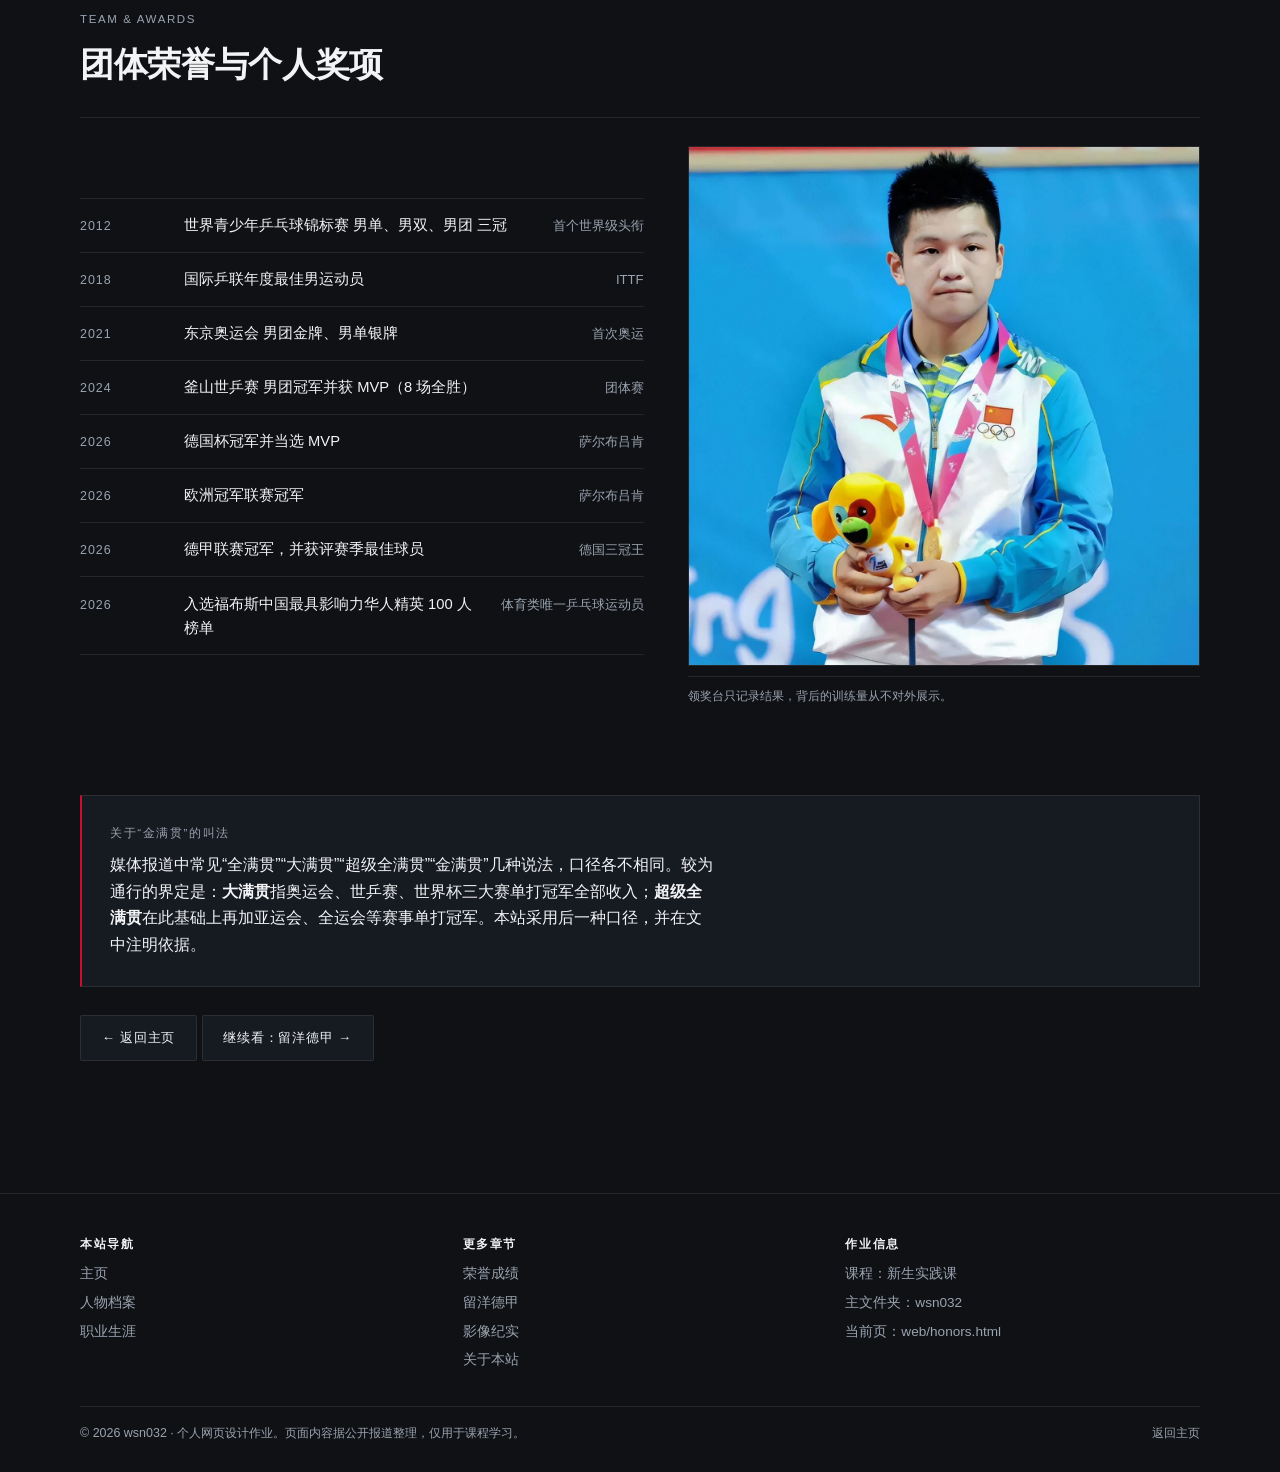
<file: wsn032/web/honors.html>
<!DOCTYPE html>
<html lang="zh-CN">
<head>
<meta charset="utf-8">
<meta name="viewport" content="width=device-width, initial-scale=1">
<title>荣誉成绩 · 樊振东 | wsn032</title>
<meta name="description" content="樊振东荣誉成绩：世界杯、世乒赛、奥运会男单冠军，首位超级全满贯得主，全运会两连冠，留洋德甲三冠与赛季最佳球员。">
<link rel="stylesheet" href="style.css">
</head>
<body>

<header class="site-header">
  <div class="wrap">
    <a class="brand" href="../index.html">樊振东 <span>Fan Zhendong</span></a>
    <button class="nav-toggle" type="button" aria-expanded="false" aria-controls="site-nav">目录</button>
    <nav class="site-nav" id="site-nav" aria-label="主导航">
      <ul>
        <li><a href="../index.html">主页</a></li>
        <li><a href="profile.html">人物档案</a></li>
        <li><a href="career.html">职业生涯</a></li>
        <li><a href="honors.html" aria-current="page">荣誉成绩</a></li>
        <li><a href="germany.html">留洋德甲</a></li>
        <li><a href="photos.html">影像纪实</a></li>
        <li><a href="about.html">关于本站</a></li>
      </ul>
    </nav>
  </div>
</header>

<main>

  <section class="page-head">
    <div class="wrap">
      <p class="breadcrumb"><a href="../index.html">主页</a> / 荣誉成绩</p>
      <p class="eyebrow">Honours · 03</p>
      <h1>荣誉成绩</h1>
      <p class="lead">“超级全满贯”不是形容词，而是一项可以逐项核对的技术指标：奥运会、世乒赛、世界杯、全运会、亚运会的单打冠军，缺一不可。</p>
    </div>
  </section>

  <section class="section">
    <div class="wrap">
      <div class="section-head">
        <div>
          <p class="eyebrow">Key Numbers</p>
          <h2>四项可以核对的数据</h2>
        </div>
        <p class="caption muted" style="margin:0;max-width:30ch">数据据公开资料统计，统计口径为单打与团体世界冠军合计</p>
      </div>

      <div class="honor-grid reveal" data-component="honor-grid">
        <div class="honor">
          <div class="count">1<span>位</span></div>
          <h3>首位超级全满贯</h3>
          <p>集齐奥运会、世乒赛、世界杯、全运会、亚运会等顶级赛事单打冠军，乒坛此前仅有邓亚萍、马龙达成。</p>
        </div>
        <div class="honor">
          <div class="count">10<span>位</span></div>
          <h3>国乒大满贯序列</h3>
          <p>巴黎奥运会男单夺冠后，成为国乒历史上第 10 位大满贯球员、第 3 位超级全满贯球员。</p>
        </div>
        <div class="honor">
          <div class="count">2862<span>天</span></div>
          <h3>从首冠到奥运金牌</h3>
          <p>2016 年首个世界冠军，到 2024 年 8 月 4 日巴黎夺冠，中间整整八年。</p>
        </div>
        <div class="honor">
          <div class="count">2018<span>年</span></div>
          <h3>首次世界第一</h3>
          <p>21 岁登上男单世界排名第一，此后长期保持在世界前三位置。</p>
        </div>
      </div>
    </div>
  </section>

  <section class="section-tight" data-component="major-titles">
    <div class="wrap">
      <div class="section-head">
        <div>
          <p class="eyebrow">Major Titles</p>
          <h2>三大赛与其他重要单打冠军</h2>
        </div>
      </div>

      <table class="data reveal" data-component="titles-table">
        <caption>按赛事类别排列 · 仅列出单打冠军</caption>
        <thead>
          <tr>
            <th scope="col">赛事</th>
            <th scope="col">年份</th>
            <th scope="col">地点 / 说明</th>
          </tr>
        </thead>
        <tbody>
          <tr>
            <td>奥林匹克运动会 男单</td>
            <td class="num">2024</td>
            <td>巴黎，完成大满贯与超级全满贯</td>
          </tr>
          <tr>
            <td>世界乒乓球锦标赛 男单</td>
            <td class="num">2021</td>
            <td>休斯敦，决赛 4:0 战胜莫雷加德</td>
          </tr>
          <tr>
            <td>乒乓球世界杯 男单</td>
            <td class="num">2016</td>
            <td>个人首个三大赛单打冠军，19 岁</td>
          </tr>
          <tr>
            <td>全国运动会 男单</td>
            <td class="num">2021 / 2025</td>
            <td>陕西、粤港澳两届夺冠，2025 年成功卫冕</td>
          </tr>
          <tr>
            <td>WTT 新加坡大满贯 男单</td>
            <td class="num">2022</td>
            <td>首个 WTT 大满贯单打冠军</td>
          </tr>
          <tr>
            <td>亚洲青年运动会 男单</td>
            <td class="num">2013</td>
            <td>进入国家队一线视野的关键一役</td>
          </tr>
          <tr>
            <td>青年奥林匹克运动会 男单</td>
            <td class="num">2014</td>
            <td>完成青年赛事大满贯</td>
          </tr>
        </tbody>
      </table>
    </div>
  </section>

  <section class="section-tight" data-component="awards">
    <div class="wrap">
      <div class="section-head">
        <div>
          <p class="eyebrow">Team &amp; Awards</p>
          <h2>团体荣誉与个人奖项</h2>
        </div>
      </div>

      <div class="split">
        <div class="reveal">
          <ul class="gold-list" data-component="award-list">
            <li><span class="year">2012</span><span>世界青少年乒乓球锦标赛 男单、男双、男团 三冠</span><span class="where">首个世界级头衔</span></li>
            <li><span class="year">2018</span><span>国际乒联年度最佳男运动员</span><span class="where">ITTF</span></li>
            <li><span class="year">2021</span><span>东京奥运会 男团金牌、男单银牌</span><span class="where">首次奥运</span></li>
            <li><span class="year">2024</span><span>釜山世乒赛 男团冠军并获 MVP（8 场全胜）</span><span class="where">团体赛</span></li>
            <li><span class="year">2026</span><span>德国杯冠军并当选 MVP</span><span class="where">萨尔布吕肯</span></li>
            <li><span class="year">2026</span><span>欧洲冠军联赛冠军</span><span class="where">萨尔布吕肯</span></li>
            <li><span class="year">2026</span><span>德甲联赛冠军，并获评赛季最佳球员</span><span class="where">德国三冠王</span></li>
            <li><span class="year">2026</span><span>入选福布斯中国最具影响力华人精英 100 人榜单</span><span class="where">体育类唯一乒乓球运动员</span></li>
          </ul>
        </div>
        <figure class="figure reveal">
          <img src="../image/fzd_01.jpg" alt="樊振东在颁奖台上手持吉祥物">
          <figcaption>领奖台只记录结果，背后的训练量从不对外展示。</figcaption>
        </figure>
      </div>
    </div>
  </section>

  <section class="section-tight">
    <div class="wrap">
      <div class="note">
        <p class="eyebrow" style="margin-bottom:0.6rem">关于“金满贯”的叫法</p>
        <p>媒体报道中常见“全满贯”“大满贯”“超级全满贯”“金满贯”几种说法，口径各不相同。较为通行的界定是：<strong>大满贯</strong>指奥运会、世乒赛、世界杯三大赛单打冠军全部收入；<strong>超级全满贯</strong>在此基础上再加亚运会、全运会等赛事单打冠军。本站采用后一种口径，并在文中注明依据。</p>
      </div>
      <p style="margin-top:var(--space-3)">
        <a class="btn" href="../index.html">&larr; 返回主页</a>
        <a class="btn" href="germany.html">继续看：留洋德甲 &rarr;</a>
      </p>
    </div>
  </section>

</main>

<footer class="site-footer">
  <div class="wrap">
    <div class="footer-grid">
      <div>
        <h4>本站导航</h4>
        <ul>
          <li><a href="../index.html">主页</a></li>
          <li><a href="profile.html">人物档案</a></li>
          <li><a href="career.html">职业生涯</a></li>
        </ul>
      </div>
      <div>
        <h4>更多章节</h4>
        <ul>
          <li><a href="honors.html">荣誉成绩</a></li>
          <li><a href="germany.html">留洋德甲</a></li>
          <li><a href="photos.html">影像纪实</a></li>
          <li><a href="about.html">关于本站</a></li>
        </ul>
      </div>
      <div>
        <h4>作业信息</h4>
        <ul>
          <li>课程：新生实践课</li>
          <li>主文件夹：wsn032</li>
          <li>当前页：web/honors.html</li>
        </ul>
      </div>
    </div>
    <div class="footer-bottom">
      <span>&copy; 2026 wsn032 · 个人网页设计作业。页面内容据公开报道整理，仅用于课程学习。</span>
      <span><a href="../index.html">返回主页</a></span>
    </div>
  </div>
</footer>

<script src="main.js"></script>
</body>
</html>
</file>
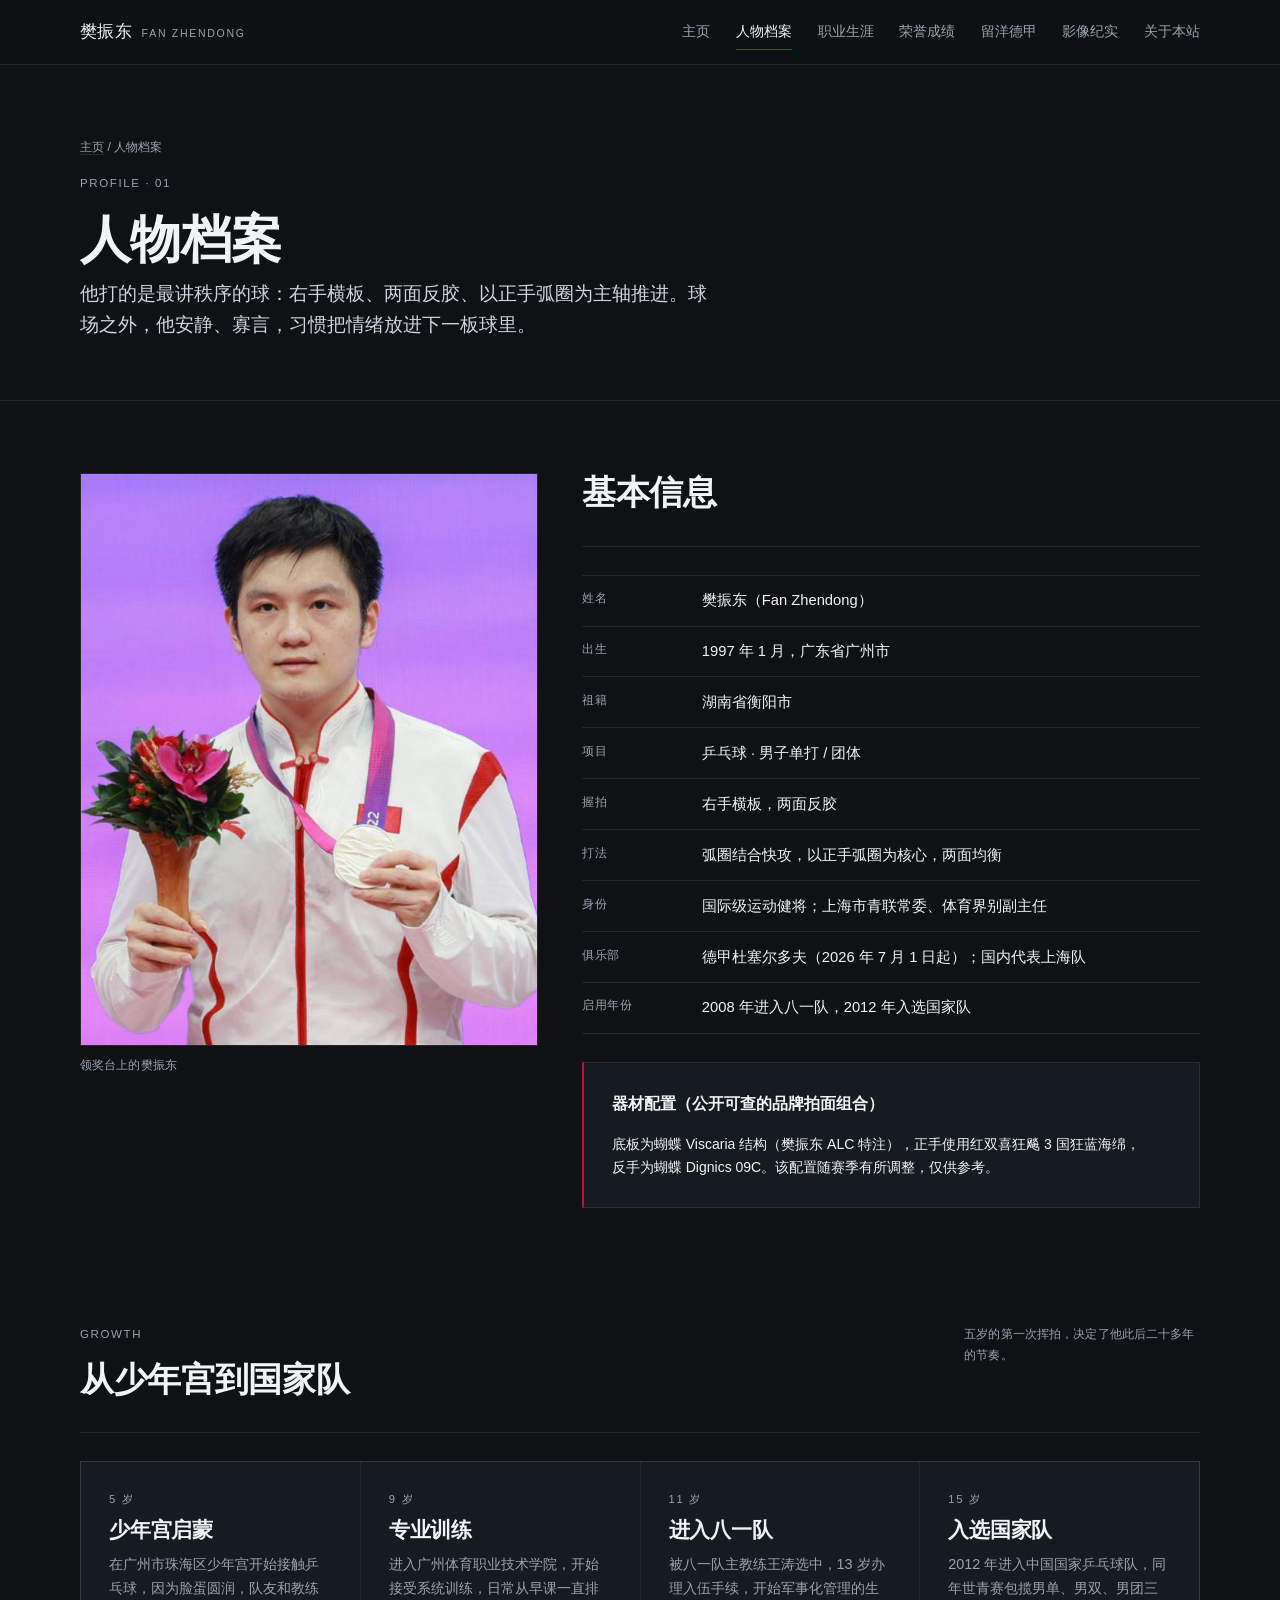
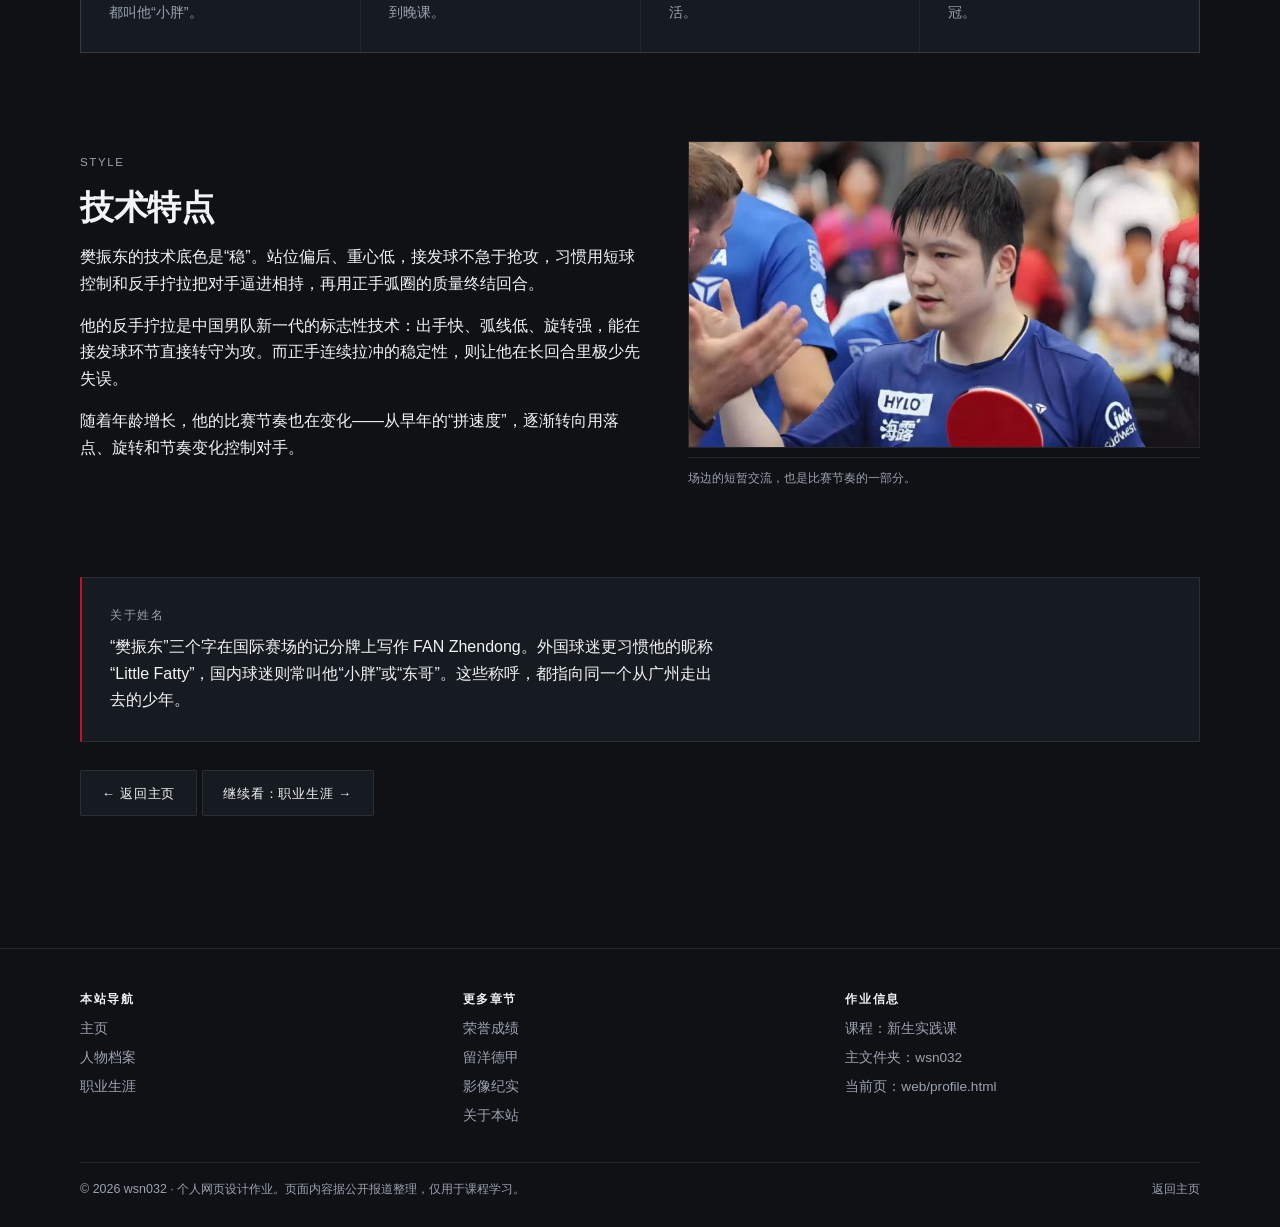
<file: wsn032/web/profile.html>
<!DOCTYPE html>
<html lang="zh-CN">
<head>
<meta charset="utf-8">
<meta name="viewport" content="width=device-width, initial-scale=1">
<title>人物档案 · 樊振东 | wsn032</title>
<meta name="description" content="樊振东基本资料：1997 年生于广州，祖籍湖南衡阳，右手横板两面反胶，现效力上海队与德甲杜塞尔多夫俱乐部。">
<link rel="stylesheet" href="style.css">
</head>
<body>

<header class="site-header">
  <div class="wrap">
    <a class="brand" href="../index.html">樊振东 <span>Fan Zhendong</span></a>
    <button class="nav-toggle" type="button" aria-expanded="false" aria-controls="site-nav">目录</button>
    <nav class="site-nav" id="site-nav" aria-label="主导航">
      <ul>
        <li><a href="../index.html">主页</a></li>
        <li><a href="profile.html" aria-current="page">人物档案</a></li>
        <li><a href="career.html">职业生涯</a></li>
        <li><a href="honors.html">荣誉成绩</a></li>
        <li><a href="germany.html">留洋德甲</a></li>
        <li><a href="photos.html">影像纪实</a></li>
        <li><a href="about.html">关于本站</a></li>
      </ul>
    </nav>
  </div>
</header>

<main>

  <section class="page-head">
    <div class="wrap">
      <p class="breadcrumb"><a href="../index.html">主页</a> / 人物档案</p>
      <p class="eyebrow">Profile · 01</p>
      <h1>人物档案</h1>
      <p class="lead">他打的是最讲秩序的球：右手横板、两面反胶、以正手弧圈为主轴推进。球场之外，他安静、寡言，习惯把情绪放进下一板球里。</p>
    </div>
  </section>

  <section class="section">
    <div class="wrap">
      <div class="profile-grid" data-component="profile-grid">

        <div class="portrait reveal">
          <img src="../image/fzd_02.jpg" alt="樊振东领奖后手持鲜花留影">
          <p class="caption" style="margin-top:0.6rem">领奖台上的樊振东</p>
        </div>

        <div class="reveal">
          <div class="section-head">
            <h2>基本信息</h2>
          </div>
          <dl class="info-list" data-component="info-list">
            <dt>姓名</dt><dd>樊振东（Fan Zhendong）</dd>
            <dt>出生</dt><dd>1997 年 1 月，广东省广州市</dd>
            <dt>祖籍</dt><dd>湖南省衡阳市</dd>
            <dt>项目</dt><dd>乒乓球 · 男子单打 / 团体</dd>
            <dt>握拍</dt><dd>右手横板，两面反胶</dd>
            <dt>打法</dt><dd>弧圈结合快攻，以正手弧圈为核心，两面均衡</dd>
            <dt>身份</dt><dd>国际级运动健将；上海市青联常委、体育界别副主任</dd>
            <dt>俱乐部</dt><dd>德甲杜塞尔多夫（2026 年 7 月 1 日起）；国内代表上海队</dd>
            <dt>启用年份</dt><dd>2008 年进入八一队，2012 年入选国家队</dd>
          </dl>

          <div class="note" style="margin-top:var(--space-3)">
            <p><strong>器材配置（公开可查的品牌拍面组合）</strong></p>
            <p class="small">底板为蝴蝶 Viscaria 结构（樊振东 ALC 特注），正手使用红双喜狂飚 3 国狂蓝海绵，反手为蝴蝶 Dignics 09C。该配置随赛季有所调整，仅供参考。</p>
          </div>
        </div>

      </div>
    </div>
  </section>

  <section class="section-tight">
    <div class="wrap">
      <div class="section-head">
        <div>
          <p class="eyebrow">Growth</p>
          <h2>从少年宫到国家队</h2>
        </div>
        <p class="caption muted" style="margin:0;max-width:34ch">五岁的第一次挥拍，决定了他此后二十多年的节奏。</p>
      </div>

      <div class="card-grid reveal" data-component="growth-grid">
        <div class="card">
          <span class="index">5 岁</span>
          <h3>少年宫启蒙</h3>
          <p>在广州市珠海区少年宫开始接触乒乓球，因为脸蛋圆润，队友和教练都叫他“小胖”。</p>
        </div>
        <div class="card">
          <span class="index">9 岁</span>
          <h3>专业训练</h3>
          <p>进入广州体育职业技术学院，开始接受系统训练，日常从早课一直排到晚课。</p>
        </div>
        <div class="card">
          <span class="index">11 岁</span>
          <h3>进入八一队</h3>
          <p>被八一队主教练王涛选中，13 岁办理入伍手续，开始军事化管理的生活。</p>
        </div>
        <div class="card">
          <span class="index">15 岁</span>
          <h3>入选国家队</h3>
          <p>2012 年进入中国国家乒乓球队，同年世青赛包揽男单、男双、男团三冠。</p>
        </div>
      </div>
    </div>
  </section>

  <section class="section-tight" data-component="style-section">
    <div class="wrap">
      <div class="split" data-component="style-split">
        <div class="reveal">
          <p class="eyebrow">Style</p>
          <h2>技术特点</h2>
          <p>樊振东的技术底色是“稳”。站位偏后、重心低，接发球不急于抢攻，习惯用短球控制和反手拧拉把对手逼进相持，再用正手弧圈的质量终结回合。</p>
          <p>他的反手拧拉是中国男队新一代的标志性技术：出手快、弧线低、旋转强，能在接发球环节直接转守为攻。而正手连续拉冲的稳定性，则让他在长回合里极少先失误。</p>
          <p>随着年龄增长，他的比赛节奏也在变化——从早年的“拼速度”，逐渐转向用落点、旋转和节奏变化控制对手。</p>
        </div>
        <figure class="figure reveal">
          <img src="../image/fzd_03.jpg" alt="樊振东赛场边持拍与对手交流">
          <figcaption>场边的短暂交流，也是比赛节奏的一部分。</figcaption>
        </figure>
      </div>
    </div>
  </section>

  <section class="section-tight">
    <div class="wrap">
      <div class="note">
        <p class="eyebrow" style="margin-bottom:0.6rem">关于姓名</p>
        <p>“樊振东”三个字在国际赛场的记分牌上写作 FAN Zhendong。外国球迷更习惯他的昵称 “Little Fatty”，国内球迷则常叫他“小胖”或“东哥”。这些称呼，都指向同一个从广州走出去的少年。</p>
      </div>
      <p style="margin-top:var(--space-3)">
        <a class="btn" href="../index.html">&larr; 返回主页</a>
        <a class="btn" href="career.html">继续看：职业生涯 &rarr;</a>
      </p>
    </div>
  </section>

</main>

<footer class="site-footer">
  <div class="wrap">
    <div class="footer-grid">
      <div>
        <h4>本站导航</h4>
        <ul>
          <li><a href="../index.html">主页</a></li>
          <li><a href="profile.html">人物档案</a></li>
          <li><a href="career.html">职业生涯</a></li>
        </ul>
      </div>
      <div>
        <h4>更多章节</h4>
        <ul>
          <li><a href="honors.html">荣誉成绩</a></li>
          <li><a href="germany.html">留洋德甲</a></li>
          <li><a href="photos.html">影像纪实</a></li>
          <li><a href="about.html">关于本站</a></li>
        </ul>
      </div>
      <div>
        <h4>作业信息</h4>
        <ul>
          <li>课程：新生实践课</li>
          <li>主文件夹：wsn032</li>
          <li>当前页：web/profile.html</li>
        </ul>
      </div>
    </div>
    <div class="footer-bottom">
      <span>&copy; 2026 wsn032 · 个人网页设计作业。页面内容据公开报道整理，仅用于课程学习。</span>
      <span><a href="../index.html">返回主页</a></span>
    </div>
  </div>
</footer>

<script src="main.js"></script>
</body>
</html>
</file>
<file: wsn032/web/style.css>
@charset "utf-8";
/* ==========================================================================
   wsn032 · 樊振东个人介绍站  ·  全站共享样式
   作者：wsn032    课程：《新生实践课》网页设计作业
   结构：1 设计变量  2 基础重置  3 版式  4 导航  5 组件  6 各页专属  7 响应式
   ========================================================================== */

/* ---------- 1. 设计变量 ---------- */
:root {
  --bg: #0f1115;
  --surface: #161a21;
  --surface-alt: #1d222b;
  --fg: #f2f3f5;
  --muted: #9aa3b0;
  --border: rgba(255, 255, 255, 0.09);
  --accent: #c8102e;
  --accent-soft: #e0455e;

  --font-display: "Noto Serif SC", "Source Han Serif SC", "Songti SC", "SimSun", serif;
  --font-body: "PingFang SC", "Microsoft YaHei", "Hiragino Sans GB", "Helvetica Neue", Arial, sans-serif;
  --font-label: "Helvetica Neue", Arial, "PingFang SC", sans-serif;

  --wrap: 1120px;
  --radius: 2px;
  --space-1: 0.5rem;
  --space-2: 1rem;
  --space-3: 1.75rem;
  --space-4: 2.75rem;
  --space-5: 4.5rem;
  --space-6: 7rem;
}

/* ---------- 2. 基础重置 ---------- */
* { box-sizing: border-box; }

html { -webkit-text-size-adjust: 100%; scroll-behavior: smooth; }

body {
  margin: 0;
  background: var(--bg);
  color: var(--fg);
  font-family: var(--font-body);
  font-size: 16px;
  line-height: 1.65;
  font-weight: 400;
  -webkit-font-smoothing: antialiased;
}

img { max-width: 100%; display: block; height: auto; }

a { color: inherit; text-decoration: none; }

a:focus-visible,
button:focus-visible {
  outline: 2px solid var(--accent-soft);
  outline-offset: 3px;
}

::selection { background: var(--accent); color: #fff; }

/* ---------- 3. 版式 ---------- */
.wrap {
  width: min(100% - 2.5rem, var(--wrap));
  margin-inline: auto;
}

.eyebrow {
  font-family: var(--font-label);
  font-size: 0.72rem;
  letter-spacing: 0.14em;
  text-transform: uppercase;
  color: var(--muted);
  margin: 0 0 var(--space-2);
}

.eyebrow strong { color: var(--fg); font-weight: 500; }

h1, h2, h3, h4 {
  font-family: var(--font-display);
  font-weight: 600;
  letter-spacing: -0.01em;
  line-height: 1.2;
  margin: 0 0 var(--space-2);
}

h1 { font-size: clamp(2rem, 5vw, 3.2rem); }
h2 { font-size: clamp(1.5rem, 3vw, 2.1rem); }
h3 { font-size: clamp(1.1rem, 1.8vw, 1.3rem); }

p { margin: 0 0 var(--space-2); max-width: 68ch; }

.lead {
  font-size: clamp(1.02rem, 1.5vw, 1.18rem);
  color: #cfd5de;
  max-width: 60ch;
}

.muted { color: var(--muted); }
.small { font-size: 0.875rem; }
.caption {
  font-size: 0.78rem;
  letter-spacing: 0.01em;
  color: var(--muted);
}

.rule {
  border: 0;
  border-top: 1px solid var(--border);
  margin: var(--space-4) 0;
}

/* ---------- 4. 导航 ---------- */
.site-header {
  position: sticky;
  top: 0;
  z-index: 40;
  background: rgba(15, 17, 21, 0.96);
  border-bottom: 1px solid var(--border);
}

.site-header .wrap {
  display: flex;
  align-items: center;
  justify-content: space-between;
  gap: var(--space-2);
  min-height: 64px;
}

.brand {
  display: flex;
  align-items: baseline;
  gap: 0.6rem;
  font-family: var(--font-display);
  font-size: 1.05rem;
  letter-spacing: 0.02em;
}

.brand span {
  font-family: var(--font-label);
  font-size: 0.66rem;
  letter-spacing: 0.16em;
  text-transform: uppercase;
  color: var(--muted);
}

.nav-toggle {
  display: none;
  background: none;
  border: 1px solid var(--border);
  color: var(--fg);
  font: inherit;
  font-size: 0.8rem;
  letter-spacing: 0.08em;
  padding: 0.45rem 0.8rem;
  border-radius: var(--radius);
  cursor: pointer;
}

.site-nav ul {
  display: flex;
  gap: clamp(0.9rem, 2vw, 1.9rem);
  list-style: none;
  margin: 0;
  padding: 0;
  font-size: 0.9rem;
}

.site-nav a {
  display: inline-block;
  padding: 0.35rem 0;
  color: var(--muted);
  border-bottom: 1px solid transparent;
  transition: color 0.18s ease, border-color 0.18s ease;
}

.site-nav a:hover { color: var(--fg); }

.site-nav a[aria-current="page"] {
  color: var(--fg);
  border-bottom-color: var(--accent);
}

/* ---------- 5. 组件 ---------- */
.page-head {
  padding: var(--space-5) 0 var(--space-4);
  border-bottom: 1px solid var(--border);
}

.page-head h1 { margin-bottom: var(--space-1); }

.breadcrumb {
  font-size: 0.78rem;
  color: var(--muted);
  margin-bottom: var(--space-2);
}

.breadcrumb a { border-bottom: 1px solid var(--border); }
.breadcrumb a:hover { color: var(--fg); }

.section { padding: var(--space-5) 0; }
.section-tight { padding: var(--space-4) 0; }

.section-head {
  display: flex;
  flex-wrap: wrap;
  align-items: baseline;
  justify-content: space-between;
  gap: var(--space-1) var(--space-3);
  margin-bottom: var(--space-3);
  padding-bottom: var(--space-2);
  border-bottom: 1px solid var(--border);
}

.btn {
  display: inline-flex;
  align-items: center;
  gap: 0.5rem;
  font-family: var(--font-label);
  font-size: 0.82rem;
  letter-spacing: 0.06em;
  padding: 0.7rem 1.3rem;
  border: 1px solid var(--border);
  border-radius: var(--radius);
  background: var(--surface);
  color: var(--fg);
  cursor: pointer;
  transition: background 0.18s ease, border-color 0.18s ease, transform 0.18s ease;
}

.btn:hover { background: var(--surface-alt); border-color: rgba(255, 255, 255, 0.2); }
.btn:active { transform: translateY(1px); }

.btn-solid {
  background: var(--accent);
  border-color: var(--accent);
  color: #fff;
}

.btn-solid:hover { background: #a90d26; border-color: #a90d26; }

.btn .arrow { font-family: var(--font-label); }

.card-grid {
  display: grid;
  grid-template-columns: repeat(auto-fit, minmax(min(100%, 230px), 1fr));
  gap: 1px;
  background: var(--border);
  border: 1px solid var(--border);
}

.card {
  background: var(--surface);
  padding: var(--space-3);
  display: flex;
  flex-direction: column;
  gap: 0.6rem;
  transition: background 0.18s ease;
}

.card:hover { background: var(--surface-alt); }

.card .index {
  font-family: var(--font-label);
  font-size: 0.7rem;
  letter-spacing: 0.16em;
  color: var(--muted);
}

.card h3 { margin: 0; }

.card p { margin: 0; color: var(--muted); font-size: 0.9rem; }

.card .go {
  margin-top: auto;
  padding-top: 0.8rem;
  font-family: var(--font-label);
  font-size: 0.78rem;
  letter-spacing: 0.08em;
  color: var(--accent-soft);
}

.note {
  background: var(--surface);
  border: 1px solid var(--border);
  border-left: 2px solid var(--accent);
  padding: var(--space-3);
}

.note p:last-child { margin-bottom: 0; }

table.data {
  width: 100%;
  border-collapse: collapse;
  font-size: 0.92rem;
}

table.data caption {
  text-align: left;
  font-size: 0.78rem;
  letter-spacing: 0.06em;
  color: var(--muted);
  padding-bottom: 0.6rem;
}

table.data th,
table.data td {
  text-align: left;
  padding: 0.85rem 0.75rem;
  border-bottom: 1px solid var(--border);
  vertical-align: top;
}

table.data th {
  font-family: var(--font-label);
  font-size: 0.74rem;
  font-weight: 500;
  letter-spacing: 0.1em;
  text-transform: uppercase;
  color: var(--muted);
  border-bottom-color: rgba(255, 255, 255, 0.18);
}

table.data td.num {
  font-family: var(--font-label);
  font-variant-numeric: tabular-nums;
  white-space: nowrap;
}

table.data tbody tr:hover { background: rgba(255, 255, 255, 0.025); }

/* 页脚 */
.site-footer {
  border-top: 1px solid var(--border);
  margin-top: var(--space-5);
  padding: var(--space-4) 0 var(--space-3);
  font-size: 0.85rem;
  color: var(--muted);
}

.footer-grid {
  display: grid;
  grid-template-columns: repeat(auto-fit, minmax(min(100%, 220px), 1fr));
  gap: var(--space-3);
  margin-bottom: var(--space-3);
}

.footer-grid h4 {
  font-family: var(--font-label);
  font-size: 0.72rem;
  letter-spacing: 0.14em;
  text-transform: uppercase;
  color: var(--fg);
  margin-bottom: 0.7rem;
}

.footer-grid ul { list-style: none; margin: 0; padding: 0; }
.footer-grid li { margin-bottom: 0.4rem; }
.footer-grid a:hover { color: var(--fg); }

.footer-bottom {
  display: flex;
  flex-wrap: wrap;
  gap: 0.5rem 1.5rem;
  justify-content: space-between;
  padding-top: var(--space-2);
  border-top: 1px solid var(--border);
  font-size: 0.78rem;
}

/* ---------- 6. 各页专属 ---------- */

/* 主页 · 首屏 */
.hero {
  position: relative;
  min-height: clamp(420px, 72vh, 660px);
  display: grid;
  align-items: center;
  overflow: hidden;
  border-bottom: 1px solid var(--border);
}

.hero-media {
  position: absolute;
  inset: 0;
  width: 100%;
  height: 100%;
  object-fit: cover;
  object-position: 70% 25%;
  filter: saturate(0.95) contrast(1.03);
}

.hero-shade {
  position: absolute;
  inset: 0;
  background: linear-gradient(90deg, rgba(15, 17, 21, 0.97) 5%, rgba(15, 17, 21, 0.82) 45%, rgba(15, 17, 21, 0.35) 100%);
}

.hero-inner {
  position: relative;
  padding: var(--space-5) 0;
}

.hero h1 {
  font-size: clamp(2.4rem, 7vw, 4.6rem);
  letter-spacing: -0.02em;
  margin-bottom: 0.3rem;
}

.hero .en {
  font-family: var(--font-label);
  font-size: clamp(0.8rem, 1.3vw, 0.95rem);
  letter-spacing: 0.24em;
  text-transform: uppercase;
  color: var(--accent-soft);
  margin-bottom: var(--space-2);
}

.hero .tagline {
  font-family: var(--font-display);
  font-size: clamp(1.05rem, 2vw, 1.4rem);
  color: #dfe3e9;
  max-width: 26ch;
  margin-bottom: var(--space-3);
}

.hero-actions { display: flex; flex-wrap: wrap; gap: 0.75rem; }

/* 关键数据条 */
.stats {
  display: grid;
  grid-template-columns: repeat(auto-fit, minmax(min(100%, 150px), 1fr));
  border-bottom: 1px solid var(--border);
}

.stat {
  padding: var(--space-3) var(--space-2);
  border-right: 1px solid var(--border);
}

.stat:last-child { border-right: 0; }

.stat .value {
  font-family: var(--font-display);
  font-size: clamp(1.6rem, 3.2vw, 2.3rem);
  line-height: 1.1;
  font-variant-numeric: tabular-nums;
}

.stat .value small {
  font-size: 0.5em;
  font-family: var(--font-label);
  letter-spacing: 0.06em;
  color: var(--muted);
  margin-left: 0.2em;
}

.stat .label {
  font-size: 0.8rem;
  color: var(--muted);
  margin-top: 0.4rem;
}

/* 档案页 */
.profile-grid {
  display: grid;
  grid-template-columns: minmax(0, 1fr) minmax(0, 1.35fr);
  gap: var(--space-4);
  align-items: start;
}

.portrait {
  position: sticky;
  top: 96px;
}

.portrait img {
  width: 100%;
  aspect-ratio: 4 / 5;
  object-fit: cover;
  border: 1px solid var(--border);
}

.info-list {
  margin: 0;
  display: grid;
  grid-template-columns: minmax(80px, 120px) minmax(0, 1fr);
  border-top: 1px solid var(--border);
}

.info-list dt,
.info-list dd {
  margin: 0;
  padding: 0.8rem 0;
  border-bottom: 1px solid var(--border);
  font-size: 0.92rem;
}

.info-list dt {
  color: var(--muted);
  font-family: var(--font-label);
  font-size: 0.78rem;
  letter-spacing: 0.06em;
}

/* 时间线 */
.timeline {
  list-style: none;
  margin: 0;
  padding: 0 0 0 var(--space-3);
  border-left: 1px solid var(--border);
}

.timeline li {
  position: relative;
  padding: 0 0 var(--space-3) 0;
}

.timeline li::before {
  content: "";
  position: absolute;
  left: calc(-1 * var(--space-3) - 4.5px);
  top: 0.55rem;
  width: 9px;
  height: 9px;
  border-radius: 50%;
  background: var(--surface);
  border: 1px solid var(--muted);
}

.timeline li.major::before {
  background: var(--accent);
  border-color: var(--accent);
  box-shadow: 0 0 0 4px rgba(200, 16, 46, 0.16);
}

.timeline time {
  font-family: var(--font-label);
  font-size: 0.78rem;
  letter-spacing: 0.1em;
  color: var(--muted);
  display: block;
  margin-bottom: 0.2rem;
  font-variant-numeric: tabular-nums;
}

.timeline h3 { font-size: 1.05rem; margin-bottom: 0.3rem; }

.timeline p { color: var(--muted); font-size: 0.92rem; margin: 0; }

/* 荣誉页 */
.honor-grid {
  display: grid;
  grid-template-columns: repeat(auto-fit, minmax(min(100%, 210px), 1fr));
  gap: 1px;
  background: var(--border);
  border: 1px solid var(--border);
}

.honor {
  background: var(--surface);
  padding: var(--space-3);
}

.honor .count {
  font-family: var(--font-display);
  font-size: 2rem;
  font-variant-numeric: tabular-nums;
  line-height: 1;
}

.honor .count span { font-size: 0.9rem; font-family: var(--font-body); color: var(--muted); margin-left: 0.3rem; }

.honor h3 { font-size: 0.95rem; margin: 0.7rem 0 0.3rem; }

.honor p { font-size: 0.85rem; color: var(--muted); margin: 0; }

.gold-list {
  list-style: none;
  margin: 0;
  padding: 0;
  border-top: 1px solid var(--border);
}

.gold-list li {
  display: grid;
  grid-template-columns: 5.5rem minmax(0, 1fr) auto;
  gap: var(--space-2);
  align-items: baseline;
  padding: 0.9rem 0;
  border-bottom: 1px solid var(--border);
  font-size: 0.92rem;
}

.gold-list .year {
  font-family: var(--font-label);
  font-size: 0.78rem;
  letter-spacing: 0.08em;
  color: var(--muted);
  font-variant-numeric: tabular-nums;
}

.gold-list .where { color: var(--muted); font-size: 0.82rem; }

/* 留洋页 */
.split {
  display: grid;
  grid-template-columns: minmax(0, 1.1fr) minmax(0, 1fr);
  gap: var(--space-4);
  align-items: center;
}

.split.reverse > :first-child { order: 2; }

.figure { margin: 0; }

.figure img {
  width: 100%;
  border: 1px solid var(--border);
}

.figure figcaption {
  font-size: 0.78rem;
  color: var(--muted);
  padding-top: 0.6rem;
  border-top: 1px solid var(--border);
  margin-top: 0.6rem;
}

.record-strip {
  display: grid;
  grid-template-columns: repeat(auto-fit, minmax(min(100%, 130px), 1fr));
  border-block: 1px solid var(--border);
  margin: var(--space-3) 0;
}

.record-strip div {
  padding: var(--space-2);
  border-right: 1px solid var(--border);
}

.record-strip div:last-child { border-right: 0; }

.record-strip strong {
  display: block;
  font-family: var(--font-display);
  font-size: 1.5rem;
  font-variant-numeric: tabular-nums;
}

.record-strip span { font-size: 0.78rem; color: var(--muted); }

/* 影像页 */
.photo-grid {
  display: grid;
  grid-template-columns: repeat(auto-fit, minmax(min(100%, 260px), 1fr));
  gap: var(--space-2);
  align-items: start;
}

.photo-grid figure {
  margin: 0;
  position: relative;
  overflow: hidden;
  border: 1px solid var(--border);
  background: var(--surface);
}

.photo-grid button {
  display: block;
  width: 100%;
  padding: 0;
  border: 0;
  background: none;
  cursor: zoom-in;
}

.photo-grid img {
  width: 100%;
  height: auto;
  transition: transform 0.5s ease, opacity 0.3s ease;
}

.photo-grid figure:hover img { transform: scale(1.03); opacity: 0.92; }

.photo-grid figure { display: flex; flex-direction: column; }
.photo-grid figure button { flex: 1; }

.photo-grid figcaption {
  font-size: 0.8rem;
  color: var(--muted);
  padding: 0.75rem 0.9rem;
  border-top: 1px solid var(--border);
}


.lightbox {
  position: fixed;
  inset: 0;
  z-index: 100;
  display: none;
  place-items: center;
  background: rgba(8, 9, 12, 0.95);
  padding: var(--space-3);
}

.lightbox.open { display: grid; }

.lightbox img {
  max-width: min(96vw, 1100px);
  max-height: 82vh;
  object-fit: contain;
  border: 1px solid var(--border);
}

.lightbox .lb-caption {
  color: var(--muted);
  font-size: 0.85rem;
  margin-top: var(--space-2);
  text-align: center;
}

.lightbox .lb-close {
  position: absolute;
  top: var(--space-2);
  right: var(--space-3);
  background: none;
  border: 1px solid var(--border);
  color: var(--fg);
  font: inherit;
  font-size: 0.8rem;
  letter-spacing: 0.08em;
  padding: 0.5rem 0.9rem;
  cursor: pointer;
}

/* 关于页 */
.tech-list {
  list-style: none;
  padding: 0;
  margin: 0;
  display: grid;
  grid-template-columns: repeat(auto-fit, minmax(min(100%, 240px), 1fr));
  gap: var(--space-3);
}

.tech-list li {
  padding-top: 0.9rem;
  border-top: 1px solid var(--border);
}

.tech-list h3 { font-size: 0.95rem; margin-bottom: 0.3rem; }
.tech-list p { font-size: 0.88rem; color: var(--muted); margin: 0; }

.source-list li { margin-bottom: 0.5rem; font-size: 0.88rem; color: var(--muted); }
.source-list a { color: var(--fg); border-bottom: 1px solid var(--border); }
.source-list a:hover { border-bottom-color: var(--accent); }

/* 滚动显现 */
.reveal { opacity: 0; transform: translateY(14px); transition: opacity 0.6s ease, transform 0.6s ease; }
.reveal.is-in { opacity: 1; transform: none; }

@media (prefers-reduced-motion: reduce) {
  html { scroll-behavior: auto; }
  .reveal { opacity: 1; transform: none; transition: none; }
  .photo-grid img { transition: none; }
}

/* ---------- 7. 响应式 ---------- */
@media (max-width: 1040px) {
  .profile-grid { grid-template-columns: minmax(0, 1fr); }
  .portrait { position: static; max-width: 380px; }
  .split, .split.reverse { grid-template-columns: minmax(0, 1fr); }
  .split.reverse > :first-child { order: 0; }
}

@media (max-width: 760px) {
  :root {
    --space-4: 2rem;
    --space-5: 3rem;
    --space-6: 4rem;
  }

  .nav-toggle { display: inline-block; }

  .site-nav {
    display: none;
    position: absolute;
    left: 0;
    right: 0;
    top: 100%;
    background: var(--bg);
    border-bottom: 1px solid var(--border);
    padding: var(--space-2) 0;
  }

  .site-header.nav-open .site-nav { display: block; }

  .site-nav ul {
    flex-direction: column;
    gap: 0;
    width: min(100% - 2.5rem, var(--wrap));
    margin-inline: auto;
  }

  .site-nav li { border-bottom: 1px solid var(--border); }
  .site-nav li:last-child { border-bottom: 0; }
  .site-nav a { display: block; padding: 0.75rem 0; font-size: 0.95rem; }
  .site-nav a[aria-current="page"] { border-bottom-color: transparent; color: var(--accent-soft); }

  .stat { border-right: 0; border-bottom: 1px solid var(--border); }
  .stat:last-child { border-bottom: 0; }

  .hero-shade {
    background: linear-gradient(180deg, rgba(15, 17, 21, 0.55) 0%, rgba(15, 17, 21, 0.9) 55%, var(--bg) 100%);
  }

  .hero { align-items: end; }

  .gold-list li { grid-template-columns: 4.2rem minmax(0, 1fr); }
  .gold-list .where { grid-column: 2; }

  .info-list { grid-template-columns: minmax(70px, 90px) minmax(0, 1fr); }

  table.data { font-size: 0.85rem; }
  table.data th, table.data td { padding: 0.7rem 0.4rem; }
}

@media (max-width: 520px) {
  body { font-size: 15px; }
  .wrap { width: calc(100% - 1.6rem); }
  .hero-actions { flex-direction: column; align-items: stretch; }
  .btn { justify-content: center; }
  .footer-grid { gap: var(--space-2); }
}

/* 打印 */
@media print {
  body { background: #fff; color: #111; }
  .site-header, .site-footer, .lightbox, .hero-media, .hero-shade { display: none; }
  .hero { min-height: auto; }
  a { color: #111; }
}
</file>
